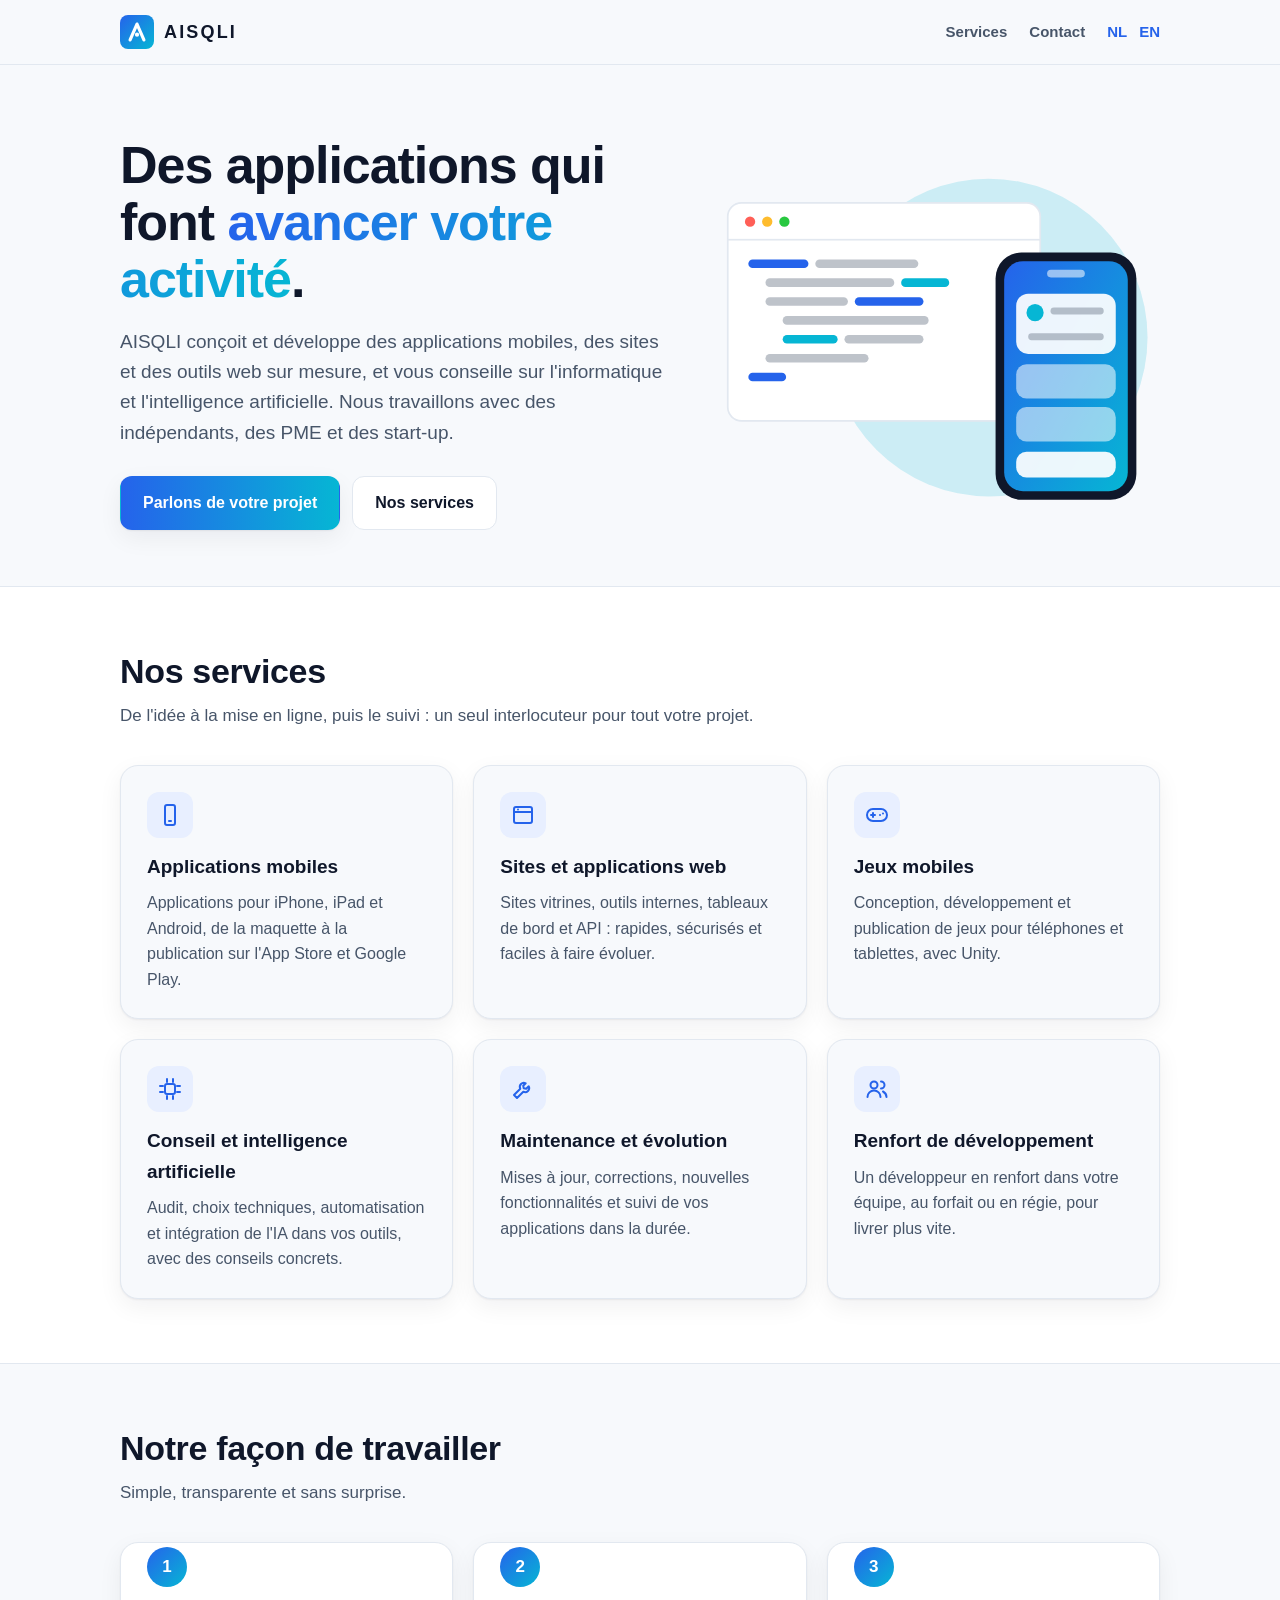
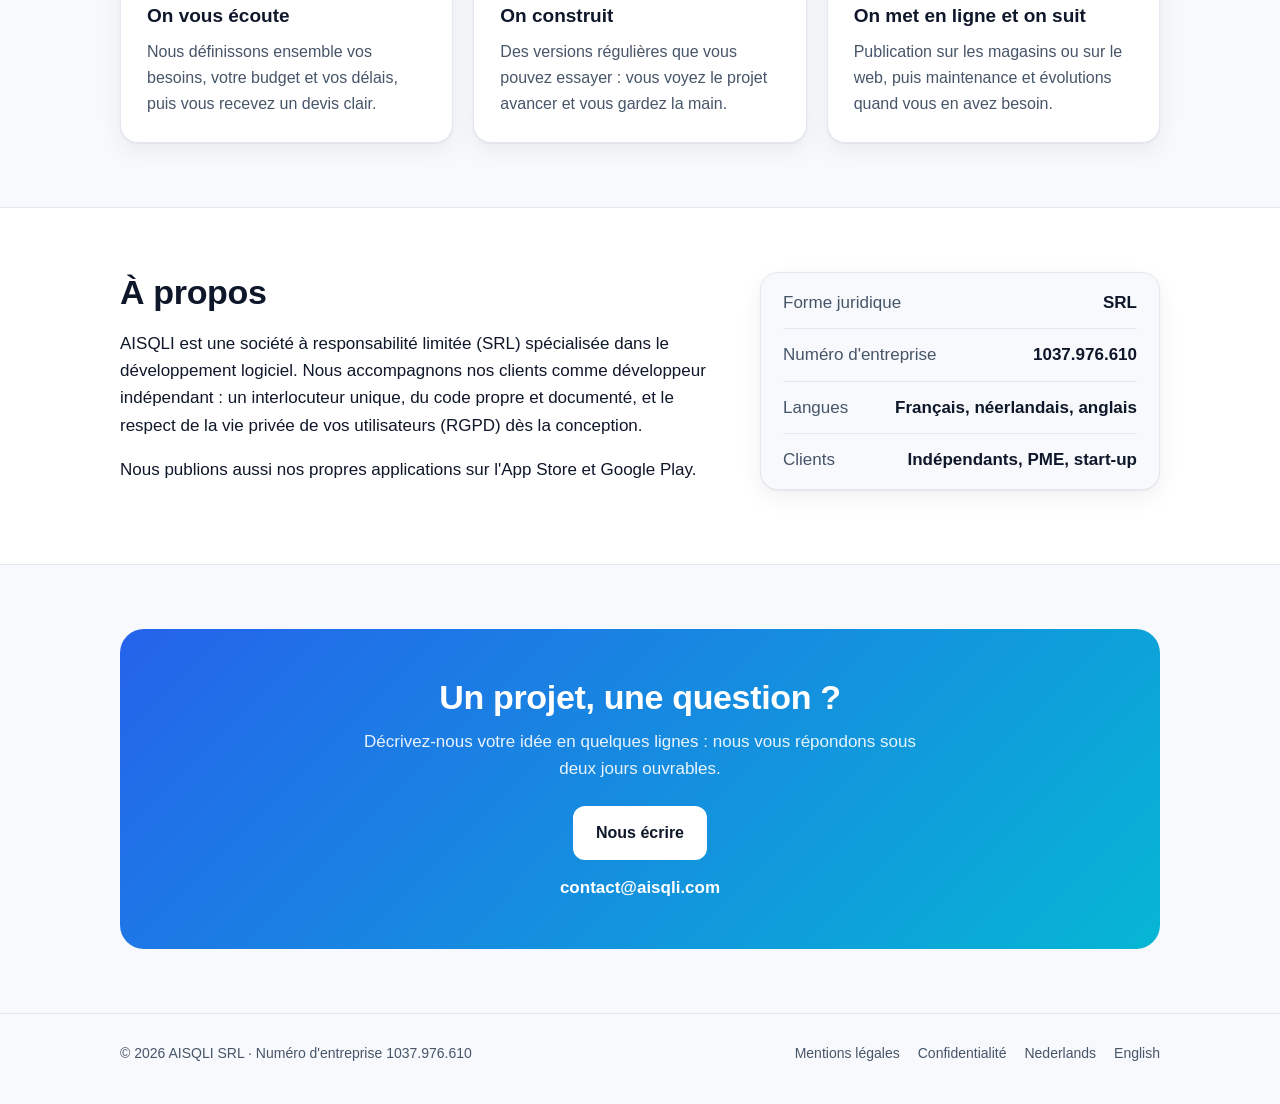
<file: index.html>
<!doctype html>
<html lang="fr">
<head>
  <meta charset="utf-8">
  <meta name="viewport" content="width=device-width, initial-scale=1">
  <meta http-equiv="Content-Security-Policy" content="default-src 'none'; img-src 'self'; style-src 'self'; base-uri 'none'; form-action 'none'">
  <meta name="referrer" content="no-referrer">
  <title>AISQLI · Développement d'applications et conseil informatique</title>
  <meta name="description" content="AISQLI SRL conçoit et développe des applications mobiles, des sites et des outils web sur mesure, et conseille les entreprises en informatique et en intelligence artificielle.">
  <link rel="icon" type="image/svg+xml" href="img/logo.svg">
  <link rel="apple-touch-icon" href="img/apple-touch-icon.png">
  <link rel="alternate" hreflang="fr" href="./">
  <link rel="alternate" hreflang="nl" href="nl/">
  <link rel="alternate" hreflang="en" href="en/">
  <link rel="stylesheet" href="style.css">
</head>
<body>
  <header class="top">
    <div class="wrap">
      <a class="brand" href="./"><img src="img/logo.svg" alt="">AISQLI</a>
      <nav class="nav">
        <a class="hide-sm" href="#services">Services</a>
        <a href="#contact">Contact</a>
        <a class="lang" href="nl/" hreflang="nl" lang="nl">NL</a>
        <a class="lang" href="en/" hreflang="en" lang="en">EN</a>
      </nav>
    </div>
  </header>

  <main>
    <section class="hero">
      <div class="wrap">
        <div>
          <h1>Des applications qui font <span class="grad">avancer votre activité</span>.</h1>
          <p class="lead">AISQLI conçoit et développe des applications mobiles, des sites et des outils web sur mesure, et vous
            conseille sur l'informatique et l'intelligence artificielle. Nous travaillons avec des indépendants, des PME et
            des start-up.</p>
          <div class="actions">
            <a class="btn primary" href="mailto:contact@aisqli.com">Parlons de votre projet</a>
            <a class="btn ghost" href="#services">Nos services</a>
          </div>
        </div>
        <svg class="art" viewBox="0 0 520 420" role="img" aria-label="Une fenêtre de code et un téléphone">
          <defs>
            <linearGradient id="screen" x1="0" y1="0" x2="1" y2="1">
              <stop offset="0" stop-color="#2563EB"/>
              <stop offset="1" stop-color="#06B6D4"/>
            </linearGradient>
          </defs>
          <circle class="glow" cx="320" cy="215" r="185"/>
          <rect class="window" x="16" y="58" width="364" height="254" rx="16"/>
          <circle class="dot1" cx="42" cy="80" r="6"/>
          <circle class="dot2" cx="62" cy="80" r="6"/>
          <circle class="dot3" cx="82" cy="80" r="6"/>
          <rect class="bar" x="16" y="100" width="364" height="2"/>
          <rect class="code-a" x="40" y="124" width="70" height="10" rx="5"/>
          <rect class="code-c" x="118" y="124" width="120" height="10" rx="5"/>
          <rect class="code-c" x="60" y="146" width="150" height="10" rx="5"/>
          <rect class="code-b" x="218" y="146" width="56" height="10" rx="5"/>
          <rect class="code-c" x="60" y="168" width="96" height="10" rx="5"/>
          <rect class="code-a" x="164" y="168" width="80" height="10" rx="5"/>
          <rect class="code-c" x="80" y="190" width="170" height="10" rx="5"/>
          <rect class="code-b" x="80" y="212" width="64" height="10" rx="5"/>
          <rect class="code-c" x="152" y="212" width="92" height="10" rx="5"/>
          <rect class="code-c" x="60" y="234" width="120" height="10" rx="5"/>
          <rect class="code-a" x="40" y="256" width="44" height="10" rx="5"/>
          <rect class="phone" x="328" y="116" width="164" height="288" rx="30"/>
          <rect class="screen" x="338" y="126" width="144" height="268" rx="22"/>
          <rect class="chip" x="388" y="136" width="44" height="9" rx="4.5"/>
          <rect class="card" x="352" y="164" width="116" height="70" rx="14"/>
          <circle class="code-b" cx="374" cy="186" r="10"/>
          <rect class="code-c" x="392" y="180" width="62" height="8" rx="4"/>
          <rect class="code-c" x="366" y="210" width="88" height="8" rx="4"/>
          <rect class="chip" x="352" y="246" width="116" height="40" rx="12"/>
          <rect class="chip" x="352" y="296" width="116" height="40" rx="12"/>
          <rect class="card" x="352" y="348" width="116" height="30" rx="12"/>
        </svg>
      </div>
    </section>

    <section id="services" class="alt">
      <div class="wrap">
        <h2>Nos services</h2>
        <p class="sub">De l'idée à la mise en ligne, puis le suivi : un seul interlocuteur pour tout votre projet.</p>
        <div class="grid three">
          <article class="card">
            <div class="icon"><svg viewBox="0 0 24 24" aria-hidden="true"><rect x="7" y="2" width="10" height="20" rx="2"/><path d="M11 18h2"/></svg></div>
            <h3>Applications mobiles</h3>
            <p>Applications pour iPhone, iPad et Android, de la maquette à la publication sur l'App Store et Google Play.</p>
          </article>
          <article class="card">
            <div class="icon"><svg viewBox="0 0 24 24" aria-hidden="true"><rect x="3" y="4" width="18" height="16" rx="2"/><path d="M3 9h18"/><path d="M7 6.5h.01"/></svg></div>
            <h3>Sites et applications web</h3>
            <p>Sites vitrines, outils internes, tableaux de bord et API : rapides, sécurisés et faciles à faire évoluer.</p>
          </article>
          <article class="card">
            <div class="icon"><svg viewBox="0 0 24 24" aria-hidden="true"><rect x="2" y="6" width="20" height="12" rx="6"/><path d="M6 12h4M8 10v4"/><path d="M15 12h.01M18 10.5h.01"/></svg></div>
            <h3>Jeux mobiles</h3>
            <p>Conception, développement et publication de jeux pour téléphones et tablettes, avec Unity.</p>
          </article>
          <article class="card">
            <div class="icon"><svg viewBox="0 0 24 24" aria-hidden="true"><rect x="7" y="7" width="10" height="10" rx="2"/><path d="M9 2v3M15 2v3M9 19v3M15 19v3M2 9h3M2 15h3M19 9h3M19 15h3"/></svg></div>
            <h3>Conseil et intelligence artificielle</h3>
            <p>Audit, choix techniques, automatisation et intégration de l'IA dans vos outils, avec des conseils concrets.</p>
          </article>
          <article class="card">
            <div class="icon"><svg viewBox="0 0 24 24" aria-hidden="true"><path d="M14.7 6.3a4 4 0 0 0-5.4 5.4L3 18l3 3 6.3-6.3a4 4 0 0 0 5.4-5.4l-2.5 2.5-2.5-.5-.5-2.5z"/></svg></div>
            <h3>Maintenance et évolution</h3>
            <p>Mises à jour, corrections, nouvelles fonctionnalités et suivi de vos applications dans la durée.</p>
          </article>
          <article class="card">
            <div class="icon"><svg viewBox="0 0 24 24" aria-hidden="true"><circle cx="9" cy="8" r="3.5"/><path d="M2.5 20a6.5 6.5 0 0 1 13 0"/><path d="M16 4.5a3.5 3.5 0 0 1 0 7"/><path d="M18 14.5a6.5 6.5 0 0 1 3.5 5.5"/></svg></div>
            <h3>Renfort de développement</h3>
            <p>Un développeur en renfort dans votre équipe, au forfait ou en régie, pour livrer plus vite.</p>
          </article>
        </div>
      </div>
    </section>

    <section id="methode">
      <div class="wrap">
        <h2>Notre façon de travailler</h2>
        <p class="sub">Simple, transparente et sans surprise.</p>
        <div class="grid three steps">
          <article class="card step">
            <div class="num">1</div>
            <h3>On vous écoute</h3>
            <p>Nous définissons ensemble vos besoins, votre budget et vos délais, puis vous recevez un devis clair.</p>
          </article>
          <article class="card step">
            <div class="num">2</div>
            <h3>On construit</h3>
            <p>Des versions régulières que vous pouvez essayer : vous voyez le projet avancer et vous gardez la main.</p>
          </article>
          <article class="card step">
            <div class="num">3</div>
            <h3>On met en ligne et on suit</h3>
            <p>Publication sur les magasins ou sur le web, puis maintenance et évolutions quand vous en avez besoin.</p>
          </article>
        </div>
      </div>
    </section>

    <section id="a-propos" class="alt">
      <div class="wrap about">
        <div>
          <h2>À propos</h2>
          <p>AISQLI est une société à responsabilité limitée (SRL) spécialisée dans le développement
            logiciel. Nous accompagnons nos clients comme développeur indépendant : un interlocuteur unique, du code propre
            et documenté, et le respect de la vie privée de vos utilisateurs (RGPD) dès la conception.</p>
          <p>Nous publions aussi nos propres applications sur l'App Store et Google Play.</p>
        </div>
        <ul class="facts card">
          <li><span>Forme juridique</span><span>SRL</span></li>
          <li><span>Numéro d'entreprise</span><span>1037.976.610</span></li>
          <li><span>Langues</span><span>Français, néerlandais, anglais</span></li>
          <li><span>Clients</span><span>Indépendants, PME, start-up</span></li>
        </ul>
      </div>
    </section>

    <section id="contact">
      <div class="wrap">
        <div class="contact">
          <h2>Un projet, une question ?</h2>
          <p>Décrivez-nous votre idée en quelques lignes : nous vous répondons sous deux jours ouvrables.</p>
          <a class="btn" href="mailto:contact@aisqli.com">Nous écrire</a>
          <a class="mail" href="mailto:contact@aisqli.com">contact@aisqli.com</a>
        </div>
      </div>
    </section>
  </main>

  <footer class="foot">
    <div class="wrap">
      <span>© 2026 AISQLI SRL · Numéro d'entreprise 1037.976.610</span>
      <nav>
        <a href="mentions-legales.html">Mentions légales</a>
        <a href="confidentialite.html">Confidentialité</a>
        <a href="nl/" hreflang="nl" lang="nl">Nederlands</a>
        <a href="en/" hreflang="en" lang="en">English</a>
      </nav>
    </div>
  </footer>
</body>
</html>
</file>
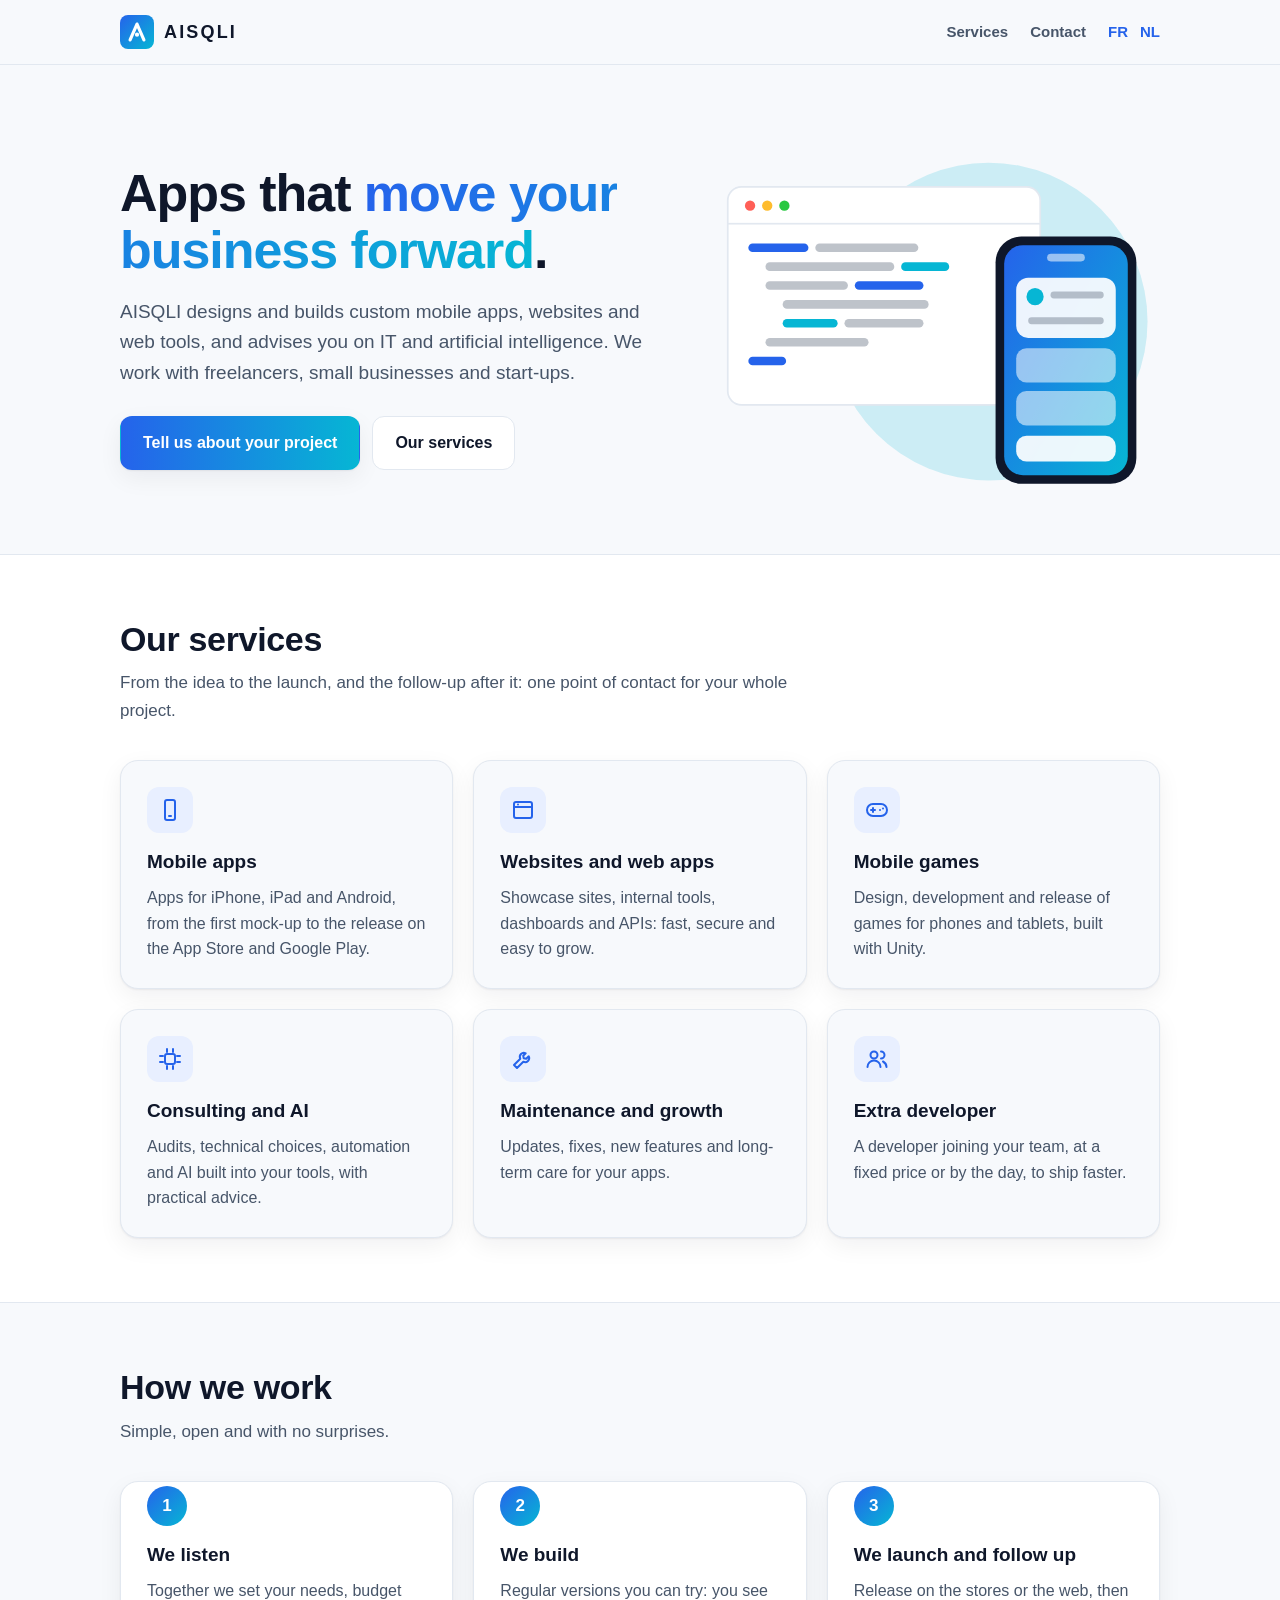
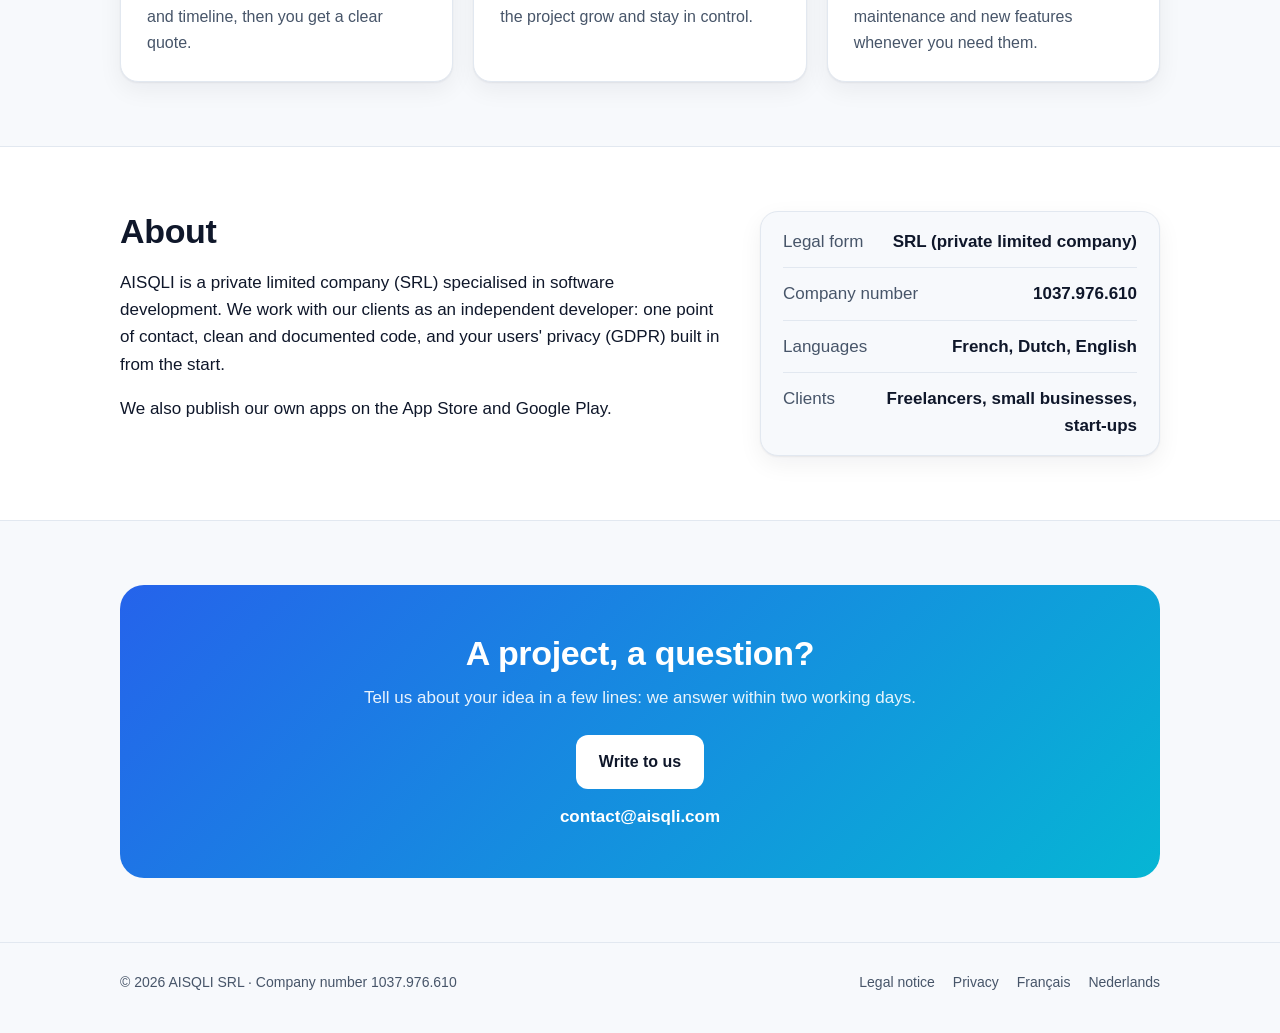
<file: en/index.html>
<!doctype html>
<html lang="en">
<head>
  <meta charset="utf-8">
  <meta name="viewport" content="width=device-width, initial-scale=1">
  <meta http-equiv="Content-Security-Policy" content="default-src 'none'; img-src 'self'; style-src 'self'; base-uri 'none'; form-action 'none'">
  <meta name="referrer" content="no-referrer">
  <title>AISQLI · App development and IT consulting</title>
  <meta name="description" content="AISQLI SRL designs and builds custom mobile apps, websites and web tools, and advises businesses on IT and artificial intelligence.">
  <link rel="icon" type="image/svg+xml" href="../img/logo.svg">
  <link rel="apple-touch-icon" href="../img/apple-touch-icon.png">
  <link rel="alternate" hreflang="fr" href="../">
  <link rel="alternate" hreflang="nl" href="../nl/">
  <link rel="alternate" hreflang="en" href="./">
  <link rel="stylesheet" href="../style.css">
</head>
<body>
  <header class="top">
    <div class="wrap">
      <a class="brand" href="./"><img src="../img/logo.svg" alt="">AISQLI</a>
      <nav class="nav">
        <a class="hide-sm" href="#services">Services</a>
        <a href="#contact">Contact</a>
        <a class="lang" href="../" hreflang="fr" lang="fr">FR</a>
        <a class="lang" href="../nl/" hreflang="nl" lang="nl">NL</a>
      </nav>
    </div>
  </header>

  <main>
    <section class="hero">
      <div class="wrap">
        <div>
          <h1>Apps that <span class="grad">move your business forward</span>.</h1>
          <p class="lead">AISQLI designs and builds custom mobile apps, websites and web tools, and advises you on IT and
            artificial intelligence. We work with freelancers, small businesses and start-ups.</p>
          <div class="actions">
            <a class="btn primary" href="mailto:contact@aisqli.com">Tell us about your project</a>
            <a class="btn ghost" href="#services">Our services</a>
          </div>
        </div>
        <svg class="art" viewBox="0 0 520 420" role="img" aria-label="A code window and a phone">
          <defs>
            <linearGradient id="screen" x1="0" y1="0" x2="1" y2="1">
              <stop offset="0" stop-color="#2563EB"/>
              <stop offset="1" stop-color="#06B6D4"/>
            </linearGradient>
          </defs>
          <circle class="glow" cx="320" cy="215" r="185"/>
          <rect class="window" x="16" y="58" width="364" height="254" rx="16"/>
          <circle class="dot1" cx="42" cy="80" r="6"/>
          <circle class="dot2" cx="62" cy="80" r="6"/>
          <circle class="dot3" cx="82" cy="80" r="6"/>
          <rect class="bar" x="16" y="100" width="364" height="2"/>
          <rect class="code-a" x="40" y="124" width="70" height="10" rx="5"/>
          <rect class="code-c" x="118" y="124" width="120" height="10" rx="5"/>
          <rect class="code-c" x="60" y="146" width="150" height="10" rx="5"/>
          <rect class="code-b" x="218" y="146" width="56" height="10" rx="5"/>
          <rect class="code-c" x="60" y="168" width="96" height="10" rx="5"/>
          <rect class="code-a" x="164" y="168" width="80" height="10" rx="5"/>
          <rect class="code-c" x="80" y="190" width="170" height="10" rx="5"/>
          <rect class="code-b" x="80" y="212" width="64" height="10" rx="5"/>
          <rect class="code-c" x="152" y="212" width="92" height="10" rx="5"/>
          <rect class="code-c" x="60" y="234" width="120" height="10" rx="5"/>
          <rect class="code-a" x="40" y="256" width="44" height="10" rx="5"/>
          <rect class="phone" x="328" y="116" width="164" height="288" rx="30"/>
          <rect class="screen" x="338" y="126" width="144" height="268" rx="22"/>
          <rect class="chip" x="388" y="136" width="44" height="9" rx="4.5"/>
          <rect class="card" x="352" y="164" width="116" height="70" rx="14"/>
          <circle class="code-b" cx="374" cy="186" r="10"/>
          <rect class="code-c" x="392" y="180" width="62" height="8" rx="4"/>
          <rect class="code-c" x="366" y="210" width="88" height="8" rx="4"/>
          <rect class="chip" x="352" y="246" width="116" height="40" rx="12"/>
          <rect class="chip" x="352" y="296" width="116" height="40" rx="12"/>
          <rect class="card" x="352" y="348" width="116" height="30" rx="12"/>
        </svg>
      </div>
    </section>

    <section id="services" class="alt">
      <div class="wrap">
        <h2>Our services</h2>
        <p class="sub">From the idea to the launch, and the follow-up after it: one point of contact for your whole project.</p>
        <div class="grid three">
          <article class="card">
            <div class="icon"><svg viewBox="0 0 24 24" aria-hidden="true"><rect x="7" y="2" width="10" height="20" rx="2"/><path d="M11 18h2"/></svg></div>
            <h3>Mobile apps</h3>
            <p>Apps for iPhone, iPad and Android, from the first mock-up to the release on the App Store and Google Play.</p>
          </article>
          <article class="card">
            <div class="icon"><svg viewBox="0 0 24 24" aria-hidden="true"><rect x="3" y="4" width="18" height="16" rx="2"/><path d="M3 9h18"/><path d="M7 6.5h.01"/></svg></div>
            <h3>Websites and web apps</h3>
            <p>Showcase sites, internal tools, dashboards and APIs: fast, secure and easy to grow.</p>
          </article>
          <article class="card">
            <div class="icon"><svg viewBox="0 0 24 24" aria-hidden="true"><rect x="2" y="6" width="20" height="12" rx="6"/><path d="M6 12h4M8 10v4"/><path d="M15 12h.01M18 10.5h.01"/></svg></div>
            <h3>Mobile games</h3>
            <p>Design, development and release of games for phones and tablets, built with Unity.</p>
          </article>
          <article class="card">
            <div class="icon"><svg viewBox="0 0 24 24" aria-hidden="true"><rect x="7" y="7" width="10" height="10" rx="2"/><path d="M9 2v3M15 2v3M9 19v3M15 19v3M2 9h3M2 15h3M19 9h3M19 15h3"/></svg></div>
            <h3>Consulting and AI</h3>
            <p>Audits, technical choices, automation and AI built into your tools, with practical advice.</p>
          </article>
          <article class="card">
            <div class="icon"><svg viewBox="0 0 24 24" aria-hidden="true"><path d="M14.7 6.3a4 4 0 0 0-5.4 5.4L3 18l3 3 6.3-6.3a4 4 0 0 0 5.4-5.4l-2.5 2.5-2.5-.5-.5-2.5z"/></svg></div>
            <h3>Maintenance and growth</h3>
            <p>Updates, fixes, new features and long-term care for your apps.</p>
          </article>
          <article class="card">
            <div class="icon"><svg viewBox="0 0 24 24" aria-hidden="true"><circle cx="9" cy="8" r="3.5"/><path d="M2.5 20a6.5 6.5 0 0 1 13 0"/><path d="M16 4.5a3.5 3.5 0 0 1 0 7"/><path d="M18 14.5a6.5 6.5 0 0 1 3.5 5.5"/></svg></div>
            <h3>Extra developer</h3>
            <p>A developer joining your team, at a fixed price or by the day, to ship faster.</p>
          </article>
        </div>
      </div>
    </section>

    <section id="method">
      <div class="wrap">
        <h2>How we work</h2>
        <p class="sub">Simple, open and with no surprises.</p>
        <div class="grid three steps">
          <article class="card step">
            <div class="num">1</div>
            <h3>We listen</h3>
            <p>Together we set your needs, budget and timeline, then you get a clear quote.</p>
          </article>
          <article class="card step">
            <div class="num">2</div>
            <h3>We build</h3>
            <p>Regular versions you can try: you see the project grow and stay in control.</p>
          </article>
          <article class="card step">
            <div class="num">3</div>
            <h3>We launch and follow up</h3>
            <p>Release on the stores or the web, then maintenance and new features whenever you need them.</p>
          </article>
        </div>
      </div>
    </section>

    <section id="about" class="alt">
      <div class="wrap about">
        <div>
          <h2>About</h2>
          <p>AISQLI is a private limited company (SRL) specialised in software development. We work with our
            clients as an independent developer: one point of contact, clean and documented code, and your users' privacy
            (GDPR) built in from the start.</p>
          <p>We also publish our own apps on the App Store and Google Play.</p>
        </div>
        <ul class="facts card">
          <li><span>Legal form</span><span>SRL (private limited company)</span></li>
          <li><span>Company number</span><span>1037.976.610</span></li>
          <li><span>Languages</span><span>French, Dutch, English</span></li>
          <li><span>Clients</span><span>Freelancers, small businesses, start-ups</span></li>
        </ul>
      </div>
    </section>

    <section id="contact">
      <div class="wrap">
        <div class="contact">
          <h2>A project, a question?</h2>
          <p>Tell us about your idea in a few lines: we answer within two working days.</p>
          <a class="btn" href="mailto:contact@aisqli.com">Write to us</a>
          <a class="mail" href="mailto:contact@aisqli.com">contact@aisqli.com</a>
        </div>
      </div>
    </section>
  </main>

  <footer class="foot">
    <div class="wrap">
      <span>© 2026 AISQLI SRL · Company number 1037.976.610</span>
      <nav>
        <a href="legal.html">Legal notice</a>
        <a href="privacy.html">Privacy</a>
        <a href="../" hreflang="fr" lang="fr">Français</a>
        <a href="../nl/" hreflang="nl" lang="nl">Nederlands</a>
      </nav>
    </div>
  </footer>
</body>
</html>
</file>
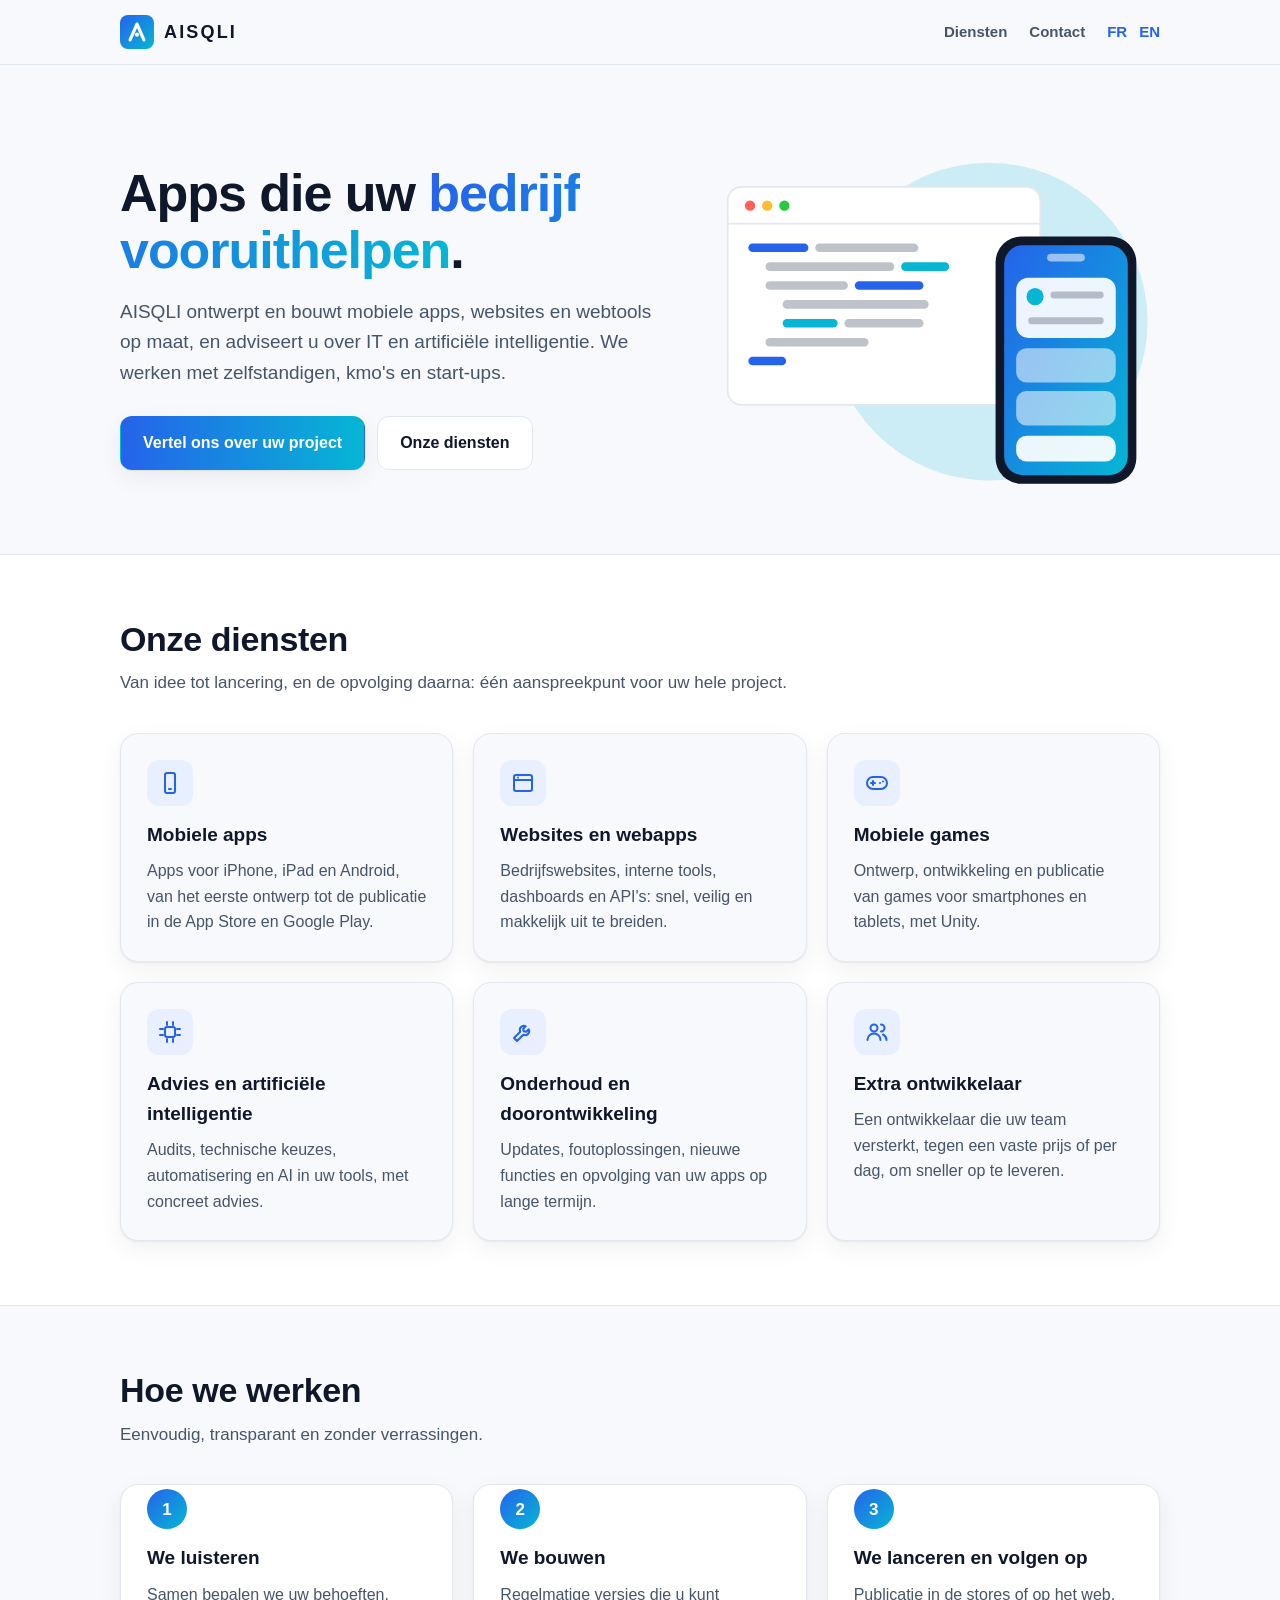
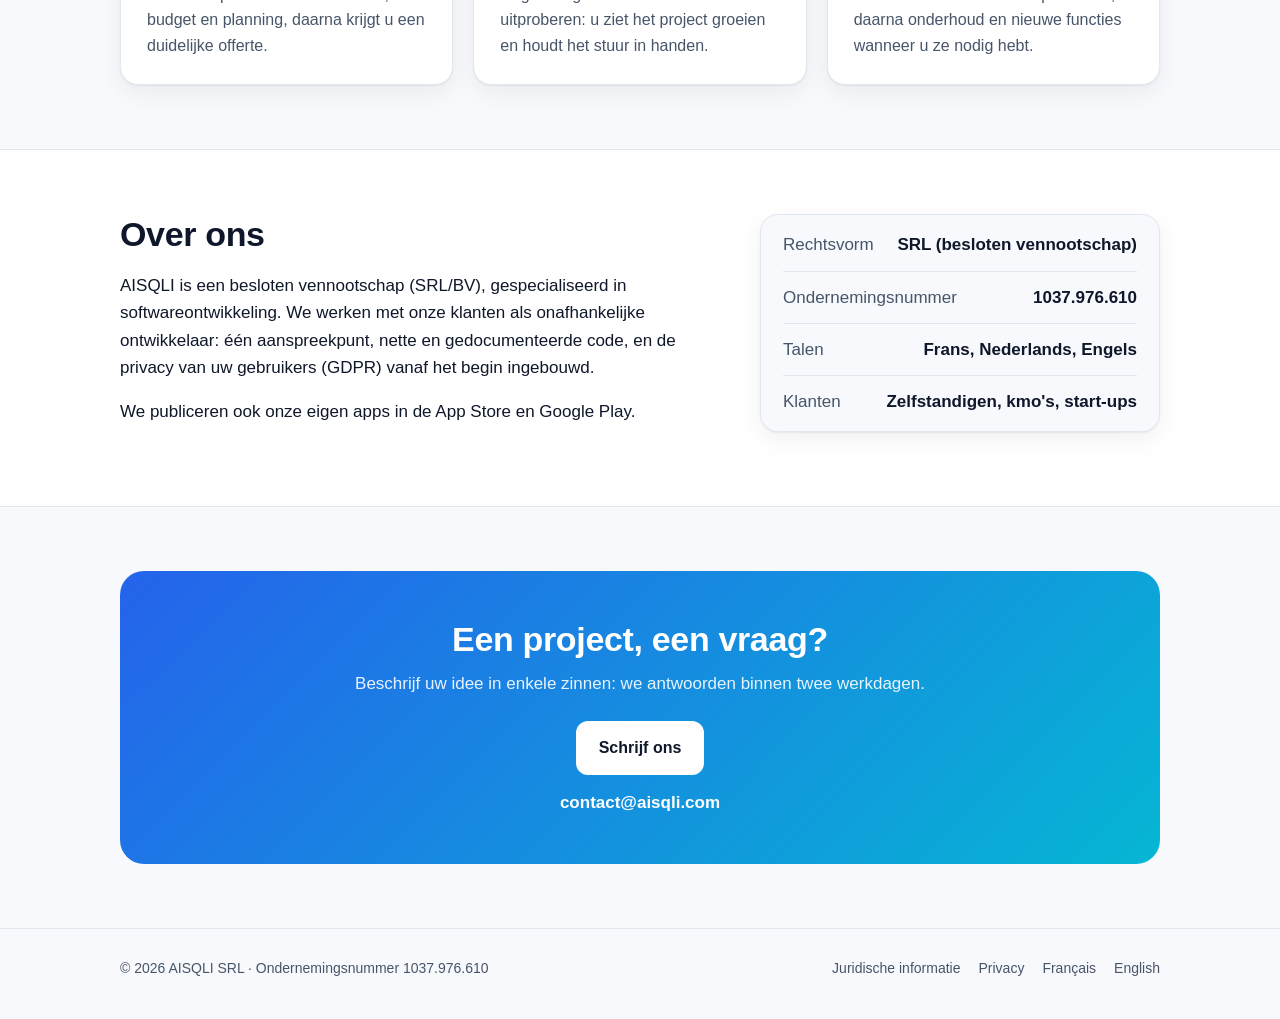
<file: nl/index.html>
<!doctype html>
<html lang="nl">
<head>
  <meta charset="utf-8">
  <meta name="viewport" content="width=device-width, initial-scale=1">
  <meta http-equiv="Content-Security-Policy" content="default-src 'none'; img-src 'self'; style-src 'self'; base-uri 'none'; form-action 'none'">
  <meta name="referrer" content="no-referrer">
  <title>AISQLI · App-ontwikkeling en IT-advies</title>
  <meta name="description" content="AISQLI SRL ontwerpt en bouwt mobiele apps, websites en webtools op maat, en adviseert bedrijven over IT en artificiële intelligentie.">
  <link rel="icon" type="image/svg+xml" href="../img/logo.svg">
  <link rel="apple-touch-icon" href="../img/apple-touch-icon.png">
  <link rel="alternate" hreflang="fr" href="../">
  <link rel="alternate" hreflang="nl" href="./">
  <link rel="alternate" hreflang="en" href="../en/">
  <link rel="stylesheet" href="../style.css">
</head>
<body>
  <header class="top">
    <div class="wrap">
      <a class="brand" href="./"><img src="../img/logo.svg" alt="">AISQLI</a>
      <nav class="nav">
        <a class="hide-sm" href="#diensten">Diensten</a>
        <a href="#contact">Contact</a>
        <a class="lang" href="../" hreflang="fr" lang="fr">FR</a>
        <a class="lang" href="../en/" hreflang="en" lang="en">EN</a>
      </nav>
    </div>
  </header>

  <main>
    <section class="hero">
      <div class="wrap">
        <div>
          <h1>Apps die uw <span class="grad">bedrijf vooruithelpen</span>.</h1>
          <p class="lead">AISQLI ontwerpt en bouwt mobiele apps, websites en webtools op maat, en adviseert u over IT en
            artificiële intelligentie. We werken met zelfstandigen, kmo's en start-ups.</p>
          <div class="actions">
            <a class="btn primary" href="mailto:contact@aisqli.com">Vertel ons over uw project</a>
            <a class="btn ghost" href="#diensten">Onze diensten</a>
          </div>
        </div>
        <svg class="art" viewBox="0 0 520 420" role="img" aria-label="Een codevenster en een telefoon">
          <defs>
            <linearGradient id="screen" x1="0" y1="0" x2="1" y2="1">
              <stop offset="0" stop-color="#2563EB"/>
              <stop offset="1" stop-color="#06B6D4"/>
            </linearGradient>
          </defs>
          <circle class="glow" cx="320" cy="215" r="185"/>
          <rect class="window" x="16" y="58" width="364" height="254" rx="16"/>
          <circle class="dot1" cx="42" cy="80" r="6"/>
          <circle class="dot2" cx="62" cy="80" r="6"/>
          <circle class="dot3" cx="82" cy="80" r="6"/>
          <rect class="bar" x="16" y="100" width="364" height="2"/>
          <rect class="code-a" x="40" y="124" width="70" height="10" rx="5"/>
          <rect class="code-c" x="118" y="124" width="120" height="10" rx="5"/>
          <rect class="code-c" x="60" y="146" width="150" height="10" rx="5"/>
          <rect class="code-b" x="218" y="146" width="56" height="10" rx="5"/>
          <rect class="code-c" x="60" y="168" width="96" height="10" rx="5"/>
          <rect class="code-a" x="164" y="168" width="80" height="10" rx="5"/>
          <rect class="code-c" x="80" y="190" width="170" height="10" rx="5"/>
          <rect class="code-b" x="80" y="212" width="64" height="10" rx="5"/>
          <rect class="code-c" x="152" y="212" width="92" height="10" rx="5"/>
          <rect class="code-c" x="60" y="234" width="120" height="10" rx="5"/>
          <rect class="code-a" x="40" y="256" width="44" height="10" rx="5"/>
          <rect class="phone" x="328" y="116" width="164" height="288" rx="30"/>
          <rect class="screen" x="338" y="126" width="144" height="268" rx="22"/>
          <rect class="chip" x="388" y="136" width="44" height="9" rx="4.5"/>
          <rect class="card" x="352" y="164" width="116" height="70" rx="14"/>
          <circle class="code-b" cx="374" cy="186" r="10"/>
          <rect class="code-c" x="392" y="180" width="62" height="8" rx="4"/>
          <rect class="code-c" x="366" y="210" width="88" height="8" rx="4"/>
          <rect class="chip" x="352" y="246" width="116" height="40" rx="12"/>
          <rect class="chip" x="352" y="296" width="116" height="40" rx="12"/>
          <rect class="card" x="352" y="348" width="116" height="30" rx="12"/>
        </svg>
      </div>
    </section>

    <section id="diensten" class="alt">
      <div class="wrap">
        <h2>Onze diensten</h2>
        <p class="sub">Van idee tot lancering, en de opvolging daarna: één aanspreekpunt voor uw hele project.</p>
        <div class="grid three">
          <article class="card">
            <div class="icon"><svg viewBox="0 0 24 24" aria-hidden="true"><rect x="7" y="2" width="10" height="20" rx="2"/><path d="M11 18h2"/></svg></div>
            <h3>Mobiele apps</h3>
            <p>Apps voor iPhone, iPad en Android, van het eerste ontwerp tot de publicatie in de App Store en Google Play.</p>
          </article>
          <article class="card">
            <div class="icon"><svg viewBox="0 0 24 24" aria-hidden="true"><rect x="3" y="4" width="18" height="16" rx="2"/><path d="M3 9h18"/><path d="M7 6.5h.01"/></svg></div>
            <h3>Websites en webapps</h3>
            <p>Bedrijfswebsites, interne tools, dashboards en API's: snel, veilig en makkelijk uit te breiden.</p>
          </article>
          <article class="card">
            <div class="icon"><svg viewBox="0 0 24 24" aria-hidden="true"><rect x="2" y="6" width="20" height="12" rx="6"/><path d="M6 12h4M8 10v4"/><path d="M15 12h.01M18 10.5h.01"/></svg></div>
            <h3>Mobiele games</h3>
            <p>Ontwerp, ontwikkeling en publicatie van games voor smartphones en tablets, met Unity.</p>
          </article>
          <article class="card">
            <div class="icon"><svg viewBox="0 0 24 24" aria-hidden="true"><rect x="7" y="7" width="10" height="10" rx="2"/><path d="M9 2v3M15 2v3M9 19v3M15 19v3M2 9h3M2 15h3M19 9h3M19 15h3"/></svg></div>
            <h3>Advies en artificiële intelligentie</h3>
            <p>Audits, technische keuzes, automatisering en AI in uw tools, met concreet advies.</p>
          </article>
          <article class="card">
            <div class="icon"><svg viewBox="0 0 24 24" aria-hidden="true"><path d="M14.7 6.3a4 4 0 0 0-5.4 5.4L3 18l3 3 6.3-6.3a4 4 0 0 0 5.4-5.4l-2.5 2.5-2.5-.5-.5-2.5z"/></svg></div>
            <h3>Onderhoud en doorontwikkeling</h3>
            <p>Updates, foutoplossingen, nieuwe functies en opvolging van uw apps op lange termijn.</p>
          </article>
          <article class="card">
            <div class="icon"><svg viewBox="0 0 24 24" aria-hidden="true"><circle cx="9" cy="8" r="3.5"/><path d="M2.5 20a6.5 6.5 0 0 1 13 0"/><path d="M16 4.5a3.5 3.5 0 0 1 0 7"/><path d="M18 14.5a6.5 6.5 0 0 1 3.5 5.5"/></svg></div>
            <h3>Extra ontwikkelaar</h3>
            <p>Een ontwikkelaar die uw team versterkt, tegen een vaste prijs of per dag, om sneller op te leveren.</p>
          </article>
        </div>
      </div>
    </section>

    <section id="werkwijze">
      <div class="wrap">
        <h2>Hoe we werken</h2>
        <p class="sub">Eenvoudig, transparant en zonder verrassingen.</p>
        <div class="grid three steps">
          <article class="card step">
            <div class="num">1</div>
            <h3>We luisteren</h3>
            <p>Samen bepalen we uw behoeften, budget en planning, daarna krijgt u een duidelijke offerte.</p>
          </article>
          <article class="card step">
            <div class="num">2</div>
            <h3>We bouwen</h3>
            <p>Regelmatige versies die u kunt uitproberen: u ziet het project groeien en houdt het stuur in handen.</p>
          </article>
          <article class="card step">
            <div class="num">3</div>
            <h3>We lanceren en volgen op</h3>
            <p>Publicatie in de stores of op het web, daarna onderhoud en nieuwe functies wanneer u ze nodig hebt.</p>
          </article>
        </div>
      </div>
    </section>

    <section id="over-ons" class="alt">
      <div class="wrap about">
        <div>
          <h2>Over ons</h2>
          <p>AISQLI is een besloten vennootschap (SRL/BV), gespecialiseerd in softwareontwikkeling. We
            werken met onze klanten als onafhankelijke ontwikkelaar: één aanspreekpunt, nette en gedocumenteerde code, en de
            privacy van uw gebruikers (GDPR) vanaf het begin ingebouwd.</p>
          <p>We publiceren ook onze eigen apps in de App Store en Google Play.</p>
        </div>
        <ul class="facts card">
          <li><span>Rechtsvorm</span><span>SRL (besloten vennootschap)</span></li>
          <li><span>Ondernemingsnummer</span><span>1037.976.610</span></li>
          <li><span>Talen</span><span>Frans, Nederlands, Engels</span></li>
          <li><span>Klanten</span><span>Zelfstandigen, kmo's, start-ups</span></li>
        </ul>
      </div>
    </section>

    <section id="contact">
      <div class="wrap">
        <div class="contact">
          <h2>Een project, een vraag?</h2>
          <p>Beschrijf uw idee in enkele zinnen: we antwoorden binnen twee werkdagen.</p>
          <a class="btn" href="mailto:contact@aisqli.com">Schrijf ons</a>
          <a class="mail" href="mailto:contact@aisqli.com">contact@aisqli.com</a>
        </div>
      </div>
    </section>
  </main>

  <footer class="foot">
    <div class="wrap">
      <span>© 2026 AISQLI SRL · Ondernemingsnummer 1037.976.610</span>
      <nav>
        <a href="juridisch.html">Juridische informatie</a>
        <a href="privacy.html">Privacy</a>
        <a href="../" hreflang="fr" lang="fr">Français</a>
        <a href="../en/" hreflang="en" lang="en">English</a>
      </nav>
    </div>
  </footer>
</body>
</html>
</file>
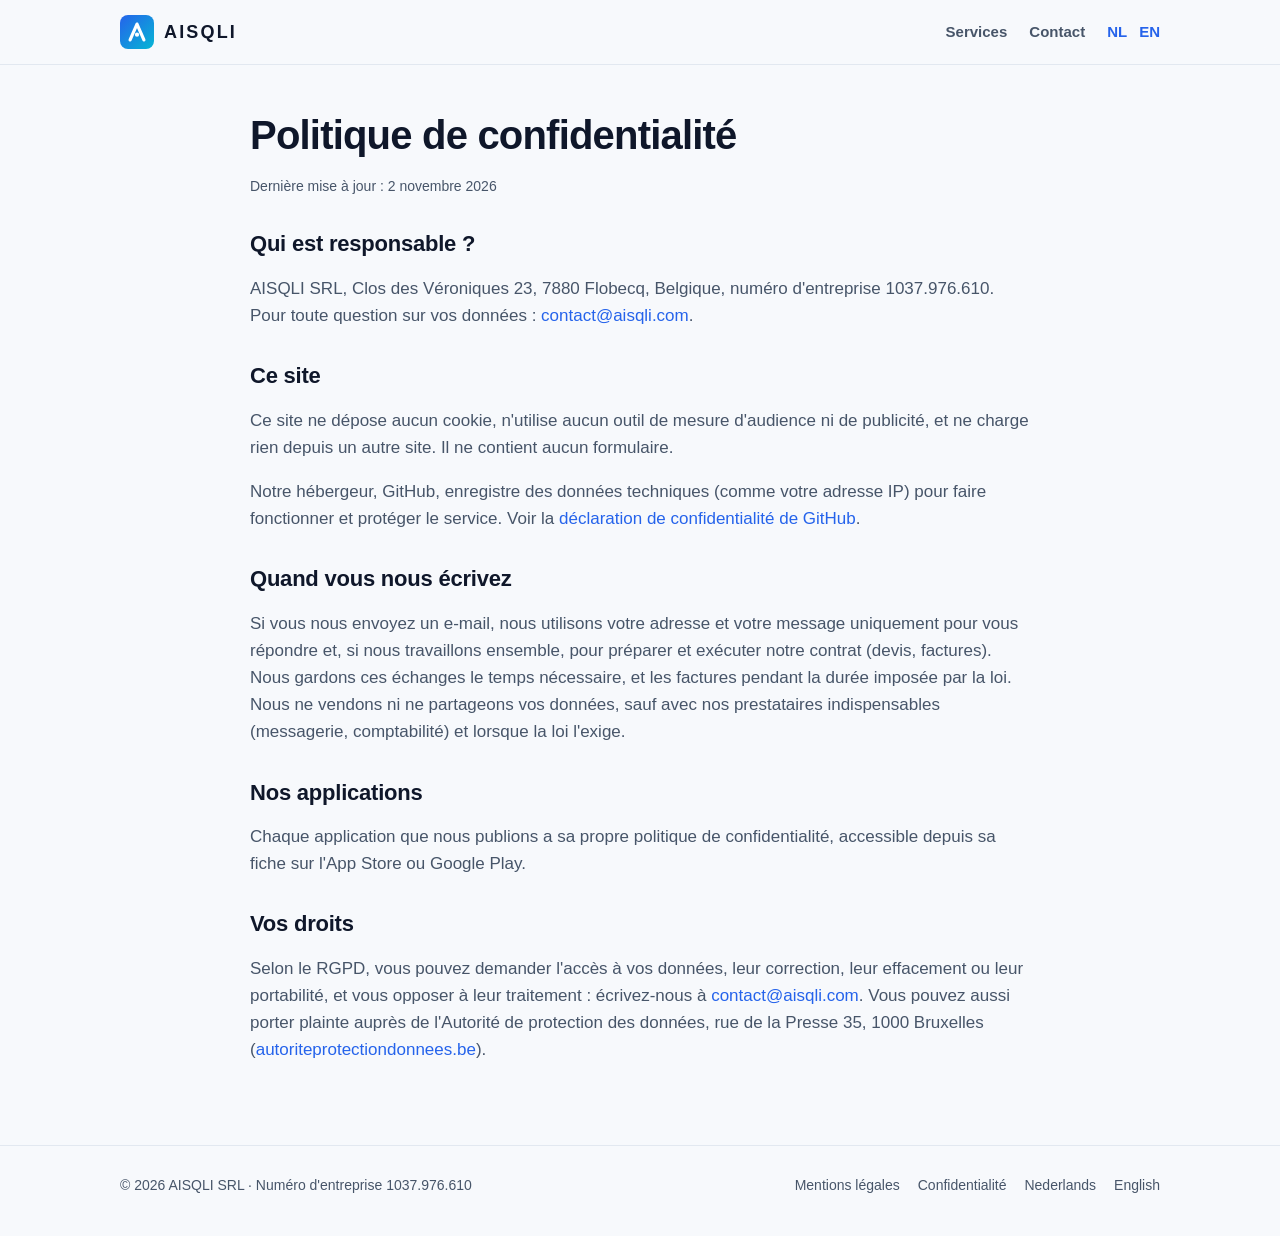
<file: confidentialite.html>
<!doctype html>
<html lang="fr">
<head>
  <meta charset="utf-8">
  <meta name="viewport" content="width=device-width, initial-scale=1">
  <meta http-equiv="Content-Security-Policy" content="default-src 'none'; img-src 'self'; style-src 'self'; base-uri 'none'; form-action 'none'">
  <meta name="referrer" content="no-referrer">
  <title>Confidentialité · AISQLI</title>
  <meta name="description" content="Politique de confidentialité du site d'AISQLI SRL.">
  <link rel="icon" type="image/svg+xml" href="img/logo.svg">
  <link rel="apple-touch-icon" href="img/apple-touch-icon.png">
  <link rel="alternate" hreflang="nl" href="nl/privacy.html">
  <link rel="alternate" hreflang="en" href="en/privacy.html">
  <link rel="stylesheet" href="style.css">
</head>
<body>
  <header class="top">
    <div class="wrap">
      <a class="brand" href="./"><img src="img/logo.svg" alt="">AISQLI</a>
      <nav class="nav">
        <a href="./#services">Services</a>
        <a href="./#contact">Contact</a>
        <a class="lang" href="nl/privacy.html" hreflang="nl" lang="nl">NL</a>
        <a class="lang" href="en/privacy.html" hreflang="en" lang="en">EN</a>
      </nav>
    </div>
  </header>

  <main class="page">
    <div class="wrap">
      <h1>Politique de confidentialité</h1>
      <p class="updated">Dernière mise à jour : 2 novembre 2026</p>

      <h2>Qui est responsable ?</h2>
      <p>AISQLI SRL, Clos des Véroniques 23, 7880 Flobecq, Belgique, numéro d'entreprise
        1037.976.610. Pour toute question sur vos données :
        <a href="mailto:contact@aisqli.com">contact@aisqli.com</a>.</p>

      <h2>Ce site</h2>
      <p>Ce site ne dépose aucun cookie, n'utilise aucun outil de mesure d'audience ni de publicité, et ne charge rien
        depuis un autre site. Il ne contient aucun formulaire.</p>
      <p>Notre hébergeur, GitHub, enregistre des données techniques (comme votre adresse IP) pour faire fonctionner et
        protéger le service. Voir la
        <a href="https://docs.github.com/fr/site-policy/privacy-policies/github-general-privacy-statement">déclaration de
        confidentialité de GitHub</a>.</p>

      <h2>Quand vous nous écrivez</h2>
      <p>Si vous nous envoyez un e-mail, nous utilisons votre adresse et votre message uniquement pour vous répondre et,
        si nous travaillons ensemble, pour préparer et exécuter notre contrat (devis, factures). Nous gardons ces échanges
        le temps nécessaire, et les factures pendant la durée imposée par la loi. Nous ne vendons ni ne partageons vos
        données, sauf avec nos prestataires indispensables (messagerie, comptabilité) et lorsque la loi l'exige.</p>

      <h2>Nos applications</h2>
      <p>Chaque application que nous publions a sa propre politique de confidentialité, accessible depuis sa
        fiche sur l'App Store ou Google Play.</p>

      <h2>Vos droits</h2>
      <p>Selon le RGPD, vous pouvez demander l'accès à vos données, leur correction, leur effacement ou leur
        portabilité, et vous opposer à leur traitement : écrivez-nous à
        <a href="mailto:contact@aisqli.com">contact@aisqli.com</a>. Vous pouvez aussi porter plainte auprès de l'Autorité
        de protection des données, rue de la Presse 35, 1000 Bruxelles
        (<a href="https://www.autoriteprotectiondonnees.be">autoriteprotectiondonnees.be</a>).</p>
    </div>
  </main>

  <footer class="foot">
    <div class="wrap">
      <span>© 2026 AISQLI SRL · Numéro d'entreprise 1037.976.610</span>
      <nav>
        <a href="mentions-legales.html">Mentions légales</a>
        <a href="confidentialite.html">Confidentialité</a>
        <a href="nl/privacy.html" hreflang="nl" lang="nl">Nederlands</a>
        <a href="en/privacy.html" hreflang="en" lang="en">English</a>
      </nav>
    </div>
  </footer>
</body>
</html>
</file>
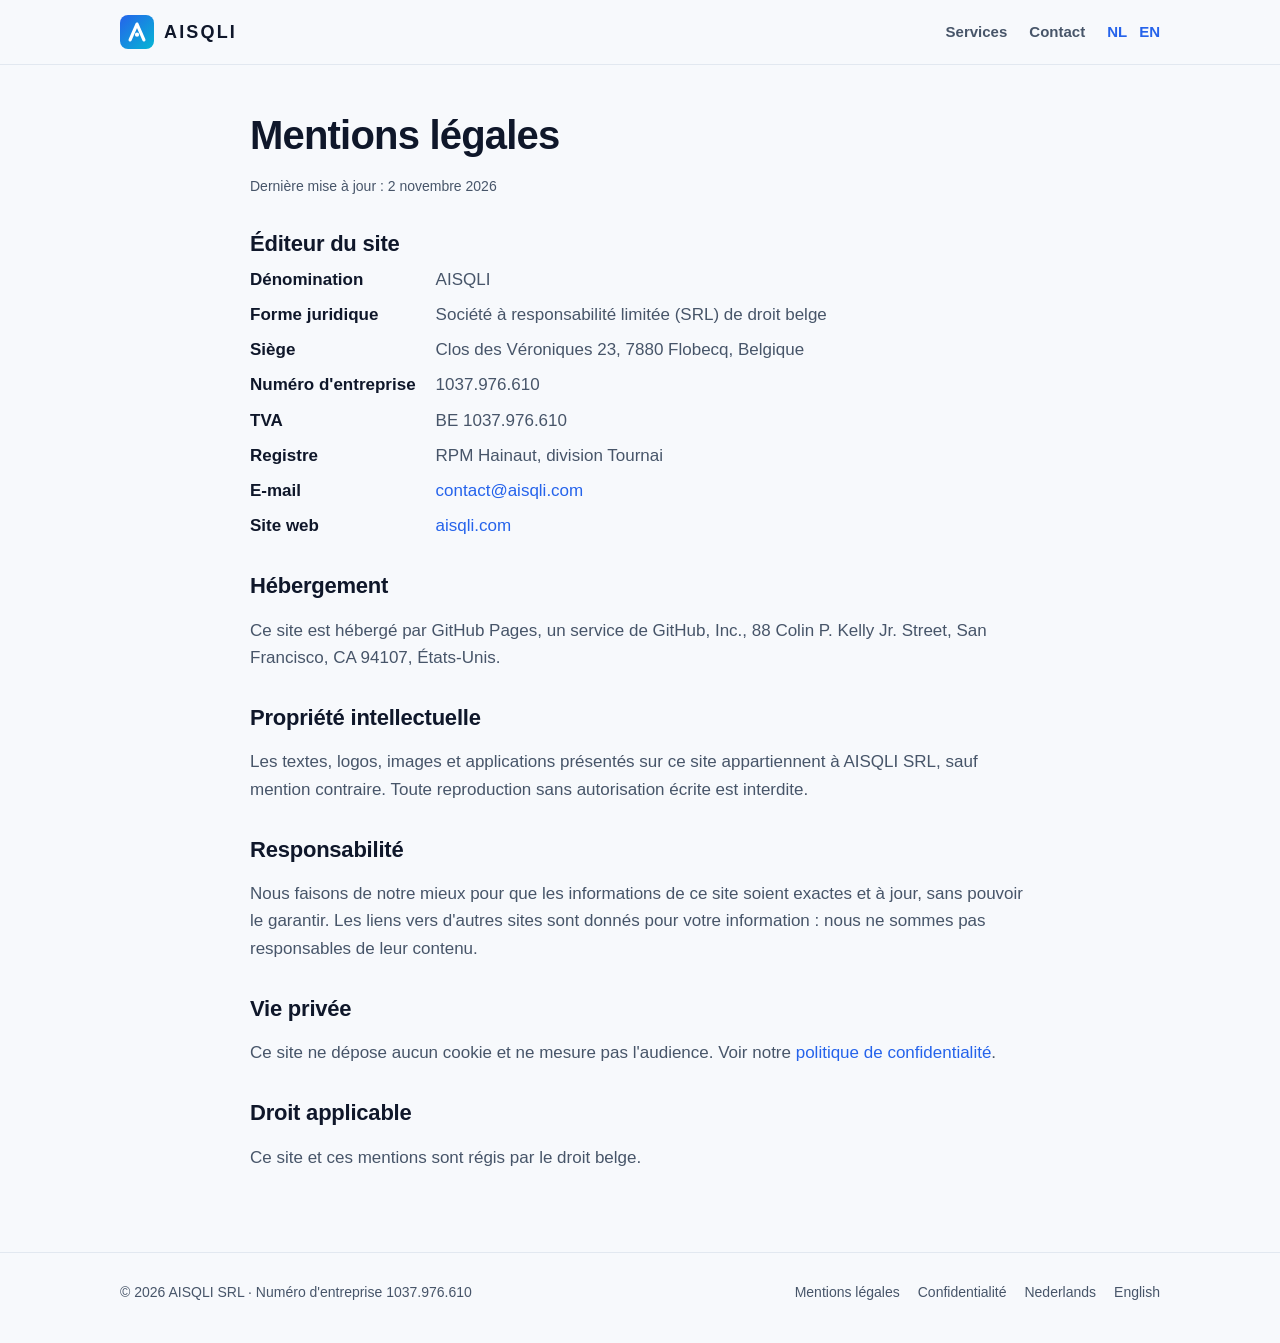
<file: mentions-legales.html>
<!doctype html>
<html lang="fr">
<head>
  <meta charset="utf-8">
  <meta name="viewport" content="width=device-width, initial-scale=1">
  <meta http-equiv="Content-Security-Policy" content="default-src 'none'; img-src 'self'; style-src 'self'; base-uri 'none'; form-action 'none'">
  <meta name="referrer" content="no-referrer">
  <title>Mentions légales · AISQLI</title>
  <meta name="description" content="Mentions légales du site d'AISQLI SRL.">
  <link rel="icon" type="image/svg+xml" href="img/logo.svg">
  <link rel="apple-touch-icon" href="img/apple-touch-icon.png">
  <link rel="alternate" hreflang="nl" href="nl/juridisch.html">
  <link rel="alternate" hreflang="en" href="en/legal.html">
  <link rel="stylesheet" href="style.css">
</head>
<body>
  <header class="top">
    <div class="wrap">
      <a class="brand" href="./"><img src="img/logo.svg" alt="">AISQLI</a>
      <nav class="nav">
        <a href="./#services">Services</a>
        <a href="./#contact">Contact</a>
        <a class="lang" href="nl/juridisch.html" hreflang="nl" lang="nl">NL</a>
        <a class="lang" href="en/legal.html" hreflang="en" lang="en">EN</a>
      </nav>
    </div>
  </header>

  <main class="page">
    <div class="wrap">
      <h1>Mentions légales</h1>
      <p class="updated">Dernière mise à jour : 2 novembre 2026</p>

      <h2>Éditeur du site</h2>
      <dl>
        <dt>Dénomination</dt><dd>AISQLI</dd>
        <dt>Forme juridique</dt><dd>Société à responsabilité limitée (SRL) de droit belge</dd>
        <dt>Siège</dt><dd>Clos des Véroniques 23, 7880 Flobecq, Belgique</dd>
        <dt>Numéro d'entreprise</dt><dd>1037.976.610</dd>
        <dt>TVA</dt><dd>BE 1037.976.610</dd>
        <dt>Registre</dt><dd>RPM Hainaut, division Tournai</dd>
        <dt>E-mail</dt><dd><a href="mailto:contact@aisqli.com">contact@aisqli.com</a></dd>
        <dt>Site web</dt><dd><a href="./">aisqli.com</a></dd>
      </dl>

      <h2>Hébergement</h2>
      <p>Ce site est hébergé par GitHub Pages, un service de GitHub, Inc., 88 Colin P. Kelly Jr. Street, San Francisco,
        CA 94107, États-Unis.</p>

      <h2>Propriété intellectuelle</h2>
      <p>Les textes, logos, images et applications présentés sur ce site appartiennent à AISQLI SRL, sauf mention
        contraire. Toute reproduction sans autorisation écrite est interdite.</p>

      <h2>Responsabilité</h2>
      <p>Nous faisons de notre mieux pour que les informations de ce site soient exactes et à jour, sans pouvoir le
        garantir. Les liens vers d'autres sites sont donnés pour votre information : nous ne sommes pas responsables de
        leur contenu.</p>

      <h2>Vie privée</h2>
      <p>Ce site ne dépose aucun cookie et ne mesure pas l'audience. Voir notre
        <a href="confidentialite.html">politique de confidentialité</a>.</p>

      <h2>Droit applicable</h2>
      <p>Ce site et ces mentions sont régis par le droit belge.</p>
    </div>
  </main>

  <footer class="foot">
    <div class="wrap">
      <span>© 2026 AISQLI SRL · Numéro d'entreprise 1037.976.610</span>
      <nav>
        <a href="mentions-legales.html">Mentions légales</a>
        <a href="confidentialite.html">Confidentialité</a>
        <a href="nl/juridisch.html" hreflang="nl" lang="nl">Nederlands</a>
        <a href="en/legal.html" hreflang="en" lang="en">English</a>
      </nav>
    </div>
  </footer>
</body>
</html>
</file>
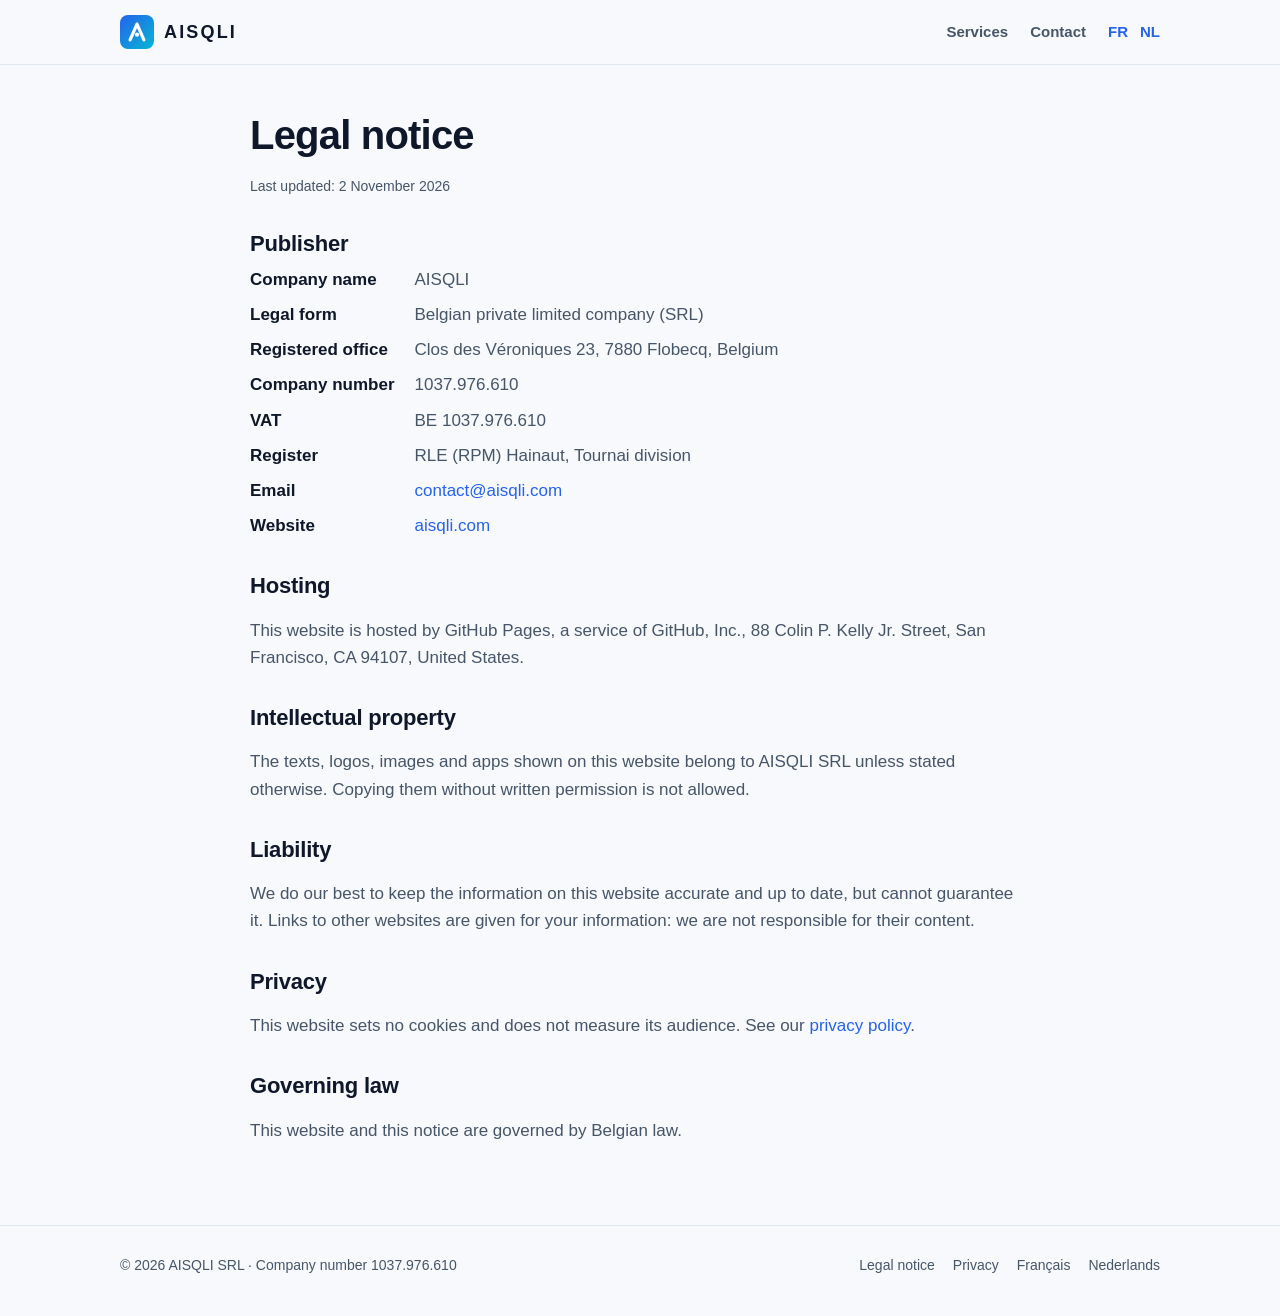
<file: en/legal.html>
<!doctype html>
<html lang="en">
<head>
  <meta charset="utf-8">
  <meta name="viewport" content="width=device-width, initial-scale=1">
  <meta http-equiv="Content-Security-Policy" content="default-src 'none'; img-src 'self'; style-src 'self'; base-uri 'none'; form-action 'none'">
  <meta name="referrer" content="no-referrer">
  <title>Legal notice · AISQLI</title>
  <meta name="description" content="Legal notice of the AISQLI SRL website.">
  <link rel="icon" type="image/svg+xml" href="../img/logo.svg">
  <link rel="apple-touch-icon" href="../img/apple-touch-icon.png">
  <link rel="alternate" hreflang="fr" href="../mentions-legales.html">
  <link rel="alternate" hreflang="nl" href="../nl/juridisch.html">
  <link rel="stylesheet" href="../style.css">
</head>
<body>
  <header class="top">
    <div class="wrap">
      <a class="brand" href="./"><img src="../img/logo.svg" alt="">AISQLI</a>
      <nav class="nav">
        <a href="./#services">Services</a>
        <a href="./#contact">Contact</a>
        <a class="lang" href="../mentions-legales.html" hreflang="fr" lang="fr">FR</a>
        <a class="lang" href="../nl/juridisch.html" hreflang="nl" lang="nl">NL</a>
      </nav>
    </div>
  </header>

  <main class="page">
    <div class="wrap">
      <h1>Legal notice</h1>
      <p class="updated">Last updated: 2 November 2026</p>

      <h2>Publisher</h2>
      <dl>
        <dt>Company name</dt><dd>AISQLI</dd>
        <dt>Legal form</dt><dd>Belgian private limited company (SRL)</dd>
        <dt>Registered office</dt><dd>Clos des Véroniques 23, 7880 Flobecq, Belgium</dd>
        <dt>Company number</dt><dd>1037.976.610</dd>
        <dt>VAT</dt><dd>BE 1037.976.610</dd>
        <dt>Register</dt><dd>RLE (RPM) Hainaut, Tournai division</dd>
        <dt>Email</dt><dd><a href="mailto:contact@aisqli.com">contact@aisqli.com</a></dd>
        <dt>Website</dt><dd><a href="./">aisqli.com</a></dd>
      </dl>

      <h2>Hosting</h2>
      <p>This website is hosted by GitHub Pages, a service of GitHub, Inc., 88 Colin P. Kelly Jr. Street, San Francisco,
        CA 94107, United States.</p>

      <h2>Intellectual property</h2>
      <p>The texts, logos, images and apps shown on this website belong to AISQLI SRL unless stated otherwise. Copying
        them without written permission is not allowed.</p>

      <h2>Liability</h2>
      <p>We do our best to keep the information on this website accurate and up to date, but cannot guarantee it. Links
        to other websites are given for your information: we are not responsible for their content.</p>

      <h2>Privacy</h2>
      <p>This website sets no cookies and does not measure its audience. See our <a href="privacy.html">privacy
        policy</a>.</p>

      <h2>Governing law</h2>
      <p>This website and this notice are governed by Belgian law.</p>
    </div>
  </main>

  <footer class="foot">
    <div class="wrap">
      <span>© 2026 AISQLI SRL · Company number 1037.976.610</span>
      <nav>
        <a href="legal.html">Legal notice</a>
        <a href="privacy.html">Privacy</a>
        <a href="../mentions-legales.html" hreflang="fr" lang="fr">Français</a>
        <a href="../nl/juridisch.html" hreflang="nl" lang="nl">Nederlands</a>
      </nav>
    </div>
  </footer>
</body>
</html>
</file>
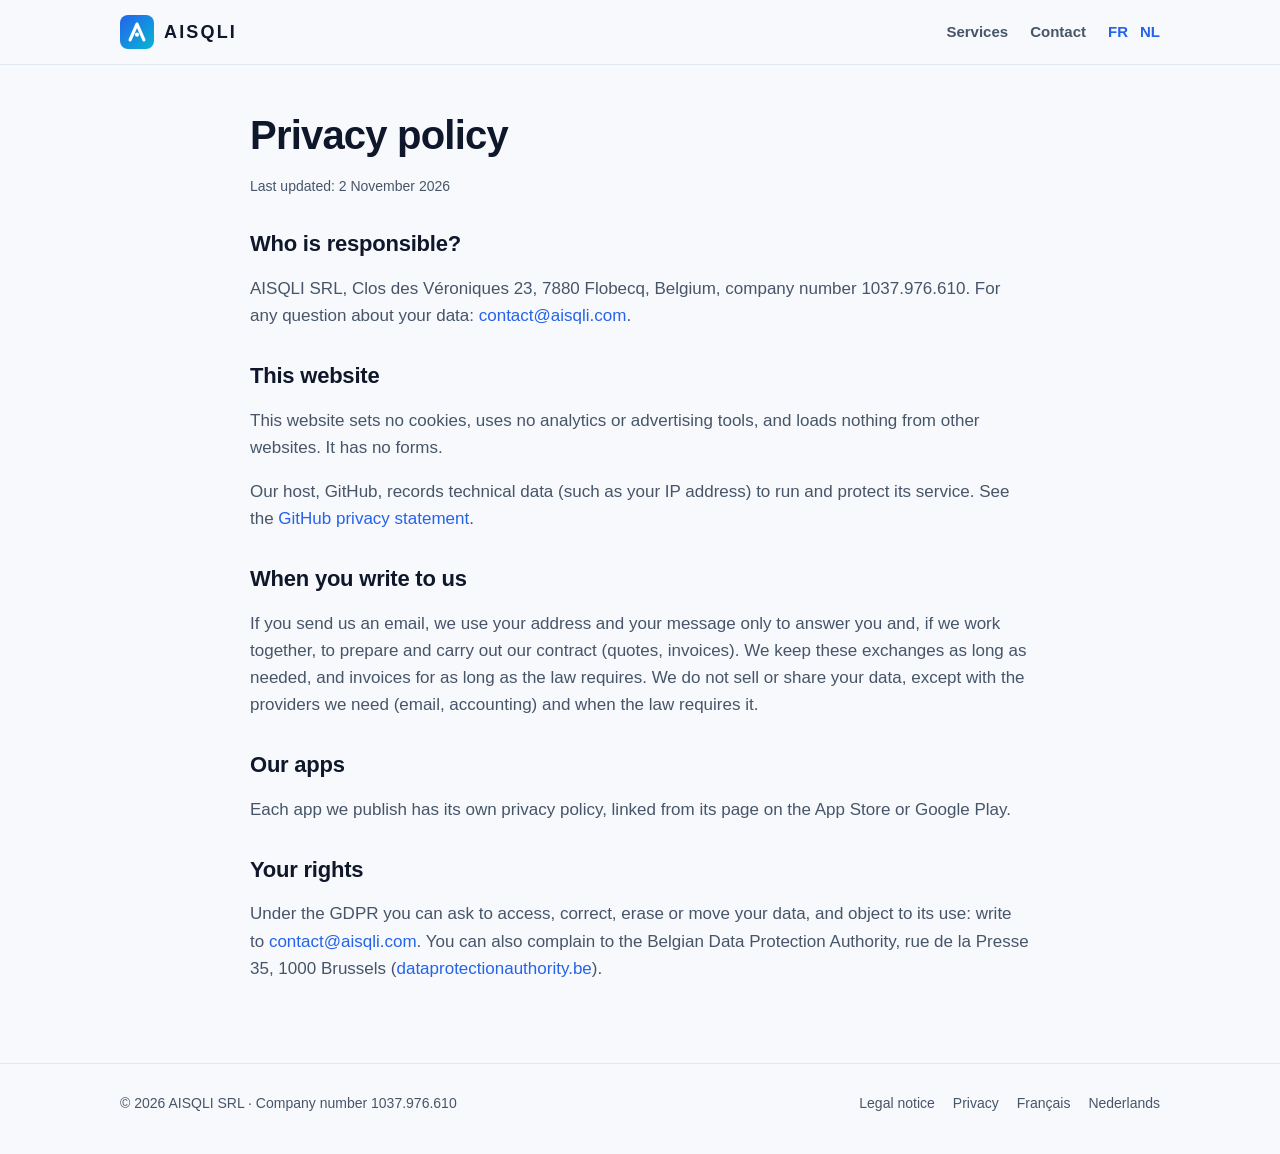
<file: en/privacy.html>
<!doctype html>
<html lang="en">
<head>
  <meta charset="utf-8">
  <meta name="viewport" content="width=device-width, initial-scale=1">
  <meta http-equiv="Content-Security-Policy" content="default-src 'none'; img-src 'self'; style-src 'self'; base-uri 'none'; form-action 'none'">
  <meta name="referrer" content="no-referrer">
  <title>Privacy · AISQLI</title>
  <meta name="description" content="Privacy policy of the AISQLI SRL website.">
  <link rel="icon" type="image/svg+xml" href="../img/logo.svg">
  <link rel="apple-touch-icon" href="../img/apple-touch-icon.png">
  <link rel="alternate" hreflang="fr" href="../confidentialite.html">
  <link rel="alternate" hreflang="nl" href="../nl/privacy.html">
  <link rel="stylesheet" href="../style.css">
</head>
<body>
  <header class="top">
    <div class="wrap">
      <a class="brand" href="./"><img src="../img/logo.svg" alt="">AISQLI</a>
      <nav class="nav">
        <a href="./#services">Services</a>
        <a href="./#contact">Contact</a>
        <a class="lang" href="../confidentialite.html" hreflang="fr" lang="fr">FR</a>
        <a class="lang" href="../nl/privacy.html" hreflang="nl" lang="nl">NL</a>
      </nav>
    </div>
  </header>

  <main class="page">
    <div class="wrap">
      <h1>Privacy policy</h1>
      <p class="updated">Last updated: 2 November 2026</p>

      <h2>Who is responsible?</h2>
      <p>AISQLI SRL, Clos des Véroniques 23, 7880 Flobecq, Belgium, company number
        1037.976.610. For any question about your data:
        <a href="mailto:contact@aisqli.com">contact@aisqli.com</a>.</p>

      <h2>This website</h2>
      <p>This website sets no cookies, uses no analytics or advertising tools, and loads nothing from other websites. It
        has no forms.</p>
      <p>Our host, GitHub, records technical data (such as your IP address) to run and protect its service. See the
        <a href="https://docs.github.com/en/site-policy/privacy-policies/github-general-privacy-statement">GitHub privacy
        statement</a>.</p>

      <h2>When you write to us</h2>
      <p>If you send us an email, we use your address and your message only to answer you and, if we work together, to
        prepare and carry out our contract (quotes, invoices). We keep these exchanges as long as needed, and invoices for
        as long as the law requires. We do not sell or share your data, except with the providers we need (email,
        accounting) and when the law requires it.</p>

      <h2>Our apps</h2>
      <p>Each app we publish has its own privacy policy, linked from its page on the
        App Store or Google Play.</p>

      <h2>Your rights</h2>
      <p>Under the GDPR you can ask to access, correct, erase or move your data, and object to its use: write to
        <a href="mailto:contact@aisqli.com">contact@aisqli.com</a>. You can also complain to the Belgian Data Protection
        Authority, rue de la Presse 35, 1000 Brussels
        (<a href="https://www.dataprotectionauthority.be">dataprotectionauthority.be</a>).</p>
    </div>
  </main>

  <footer class="foot">
    <div class="wrap">
      <span>© 2026 AISQLI SRL · Company number 1037.976.610</span>
      <nav>
        <a href="legal.html">Legal notice</a>
        <a href="privacy.html">Privacy</a>
        <a href="../confidentialite.html" hreflang="fr" lang="fr">Français</a>
        <a href="../nl/privacy.html" hreflang="nl" lang="nl">Nederlands</a>
      </nav>
    </div>
  </footer>
</body>
</html>
</file>
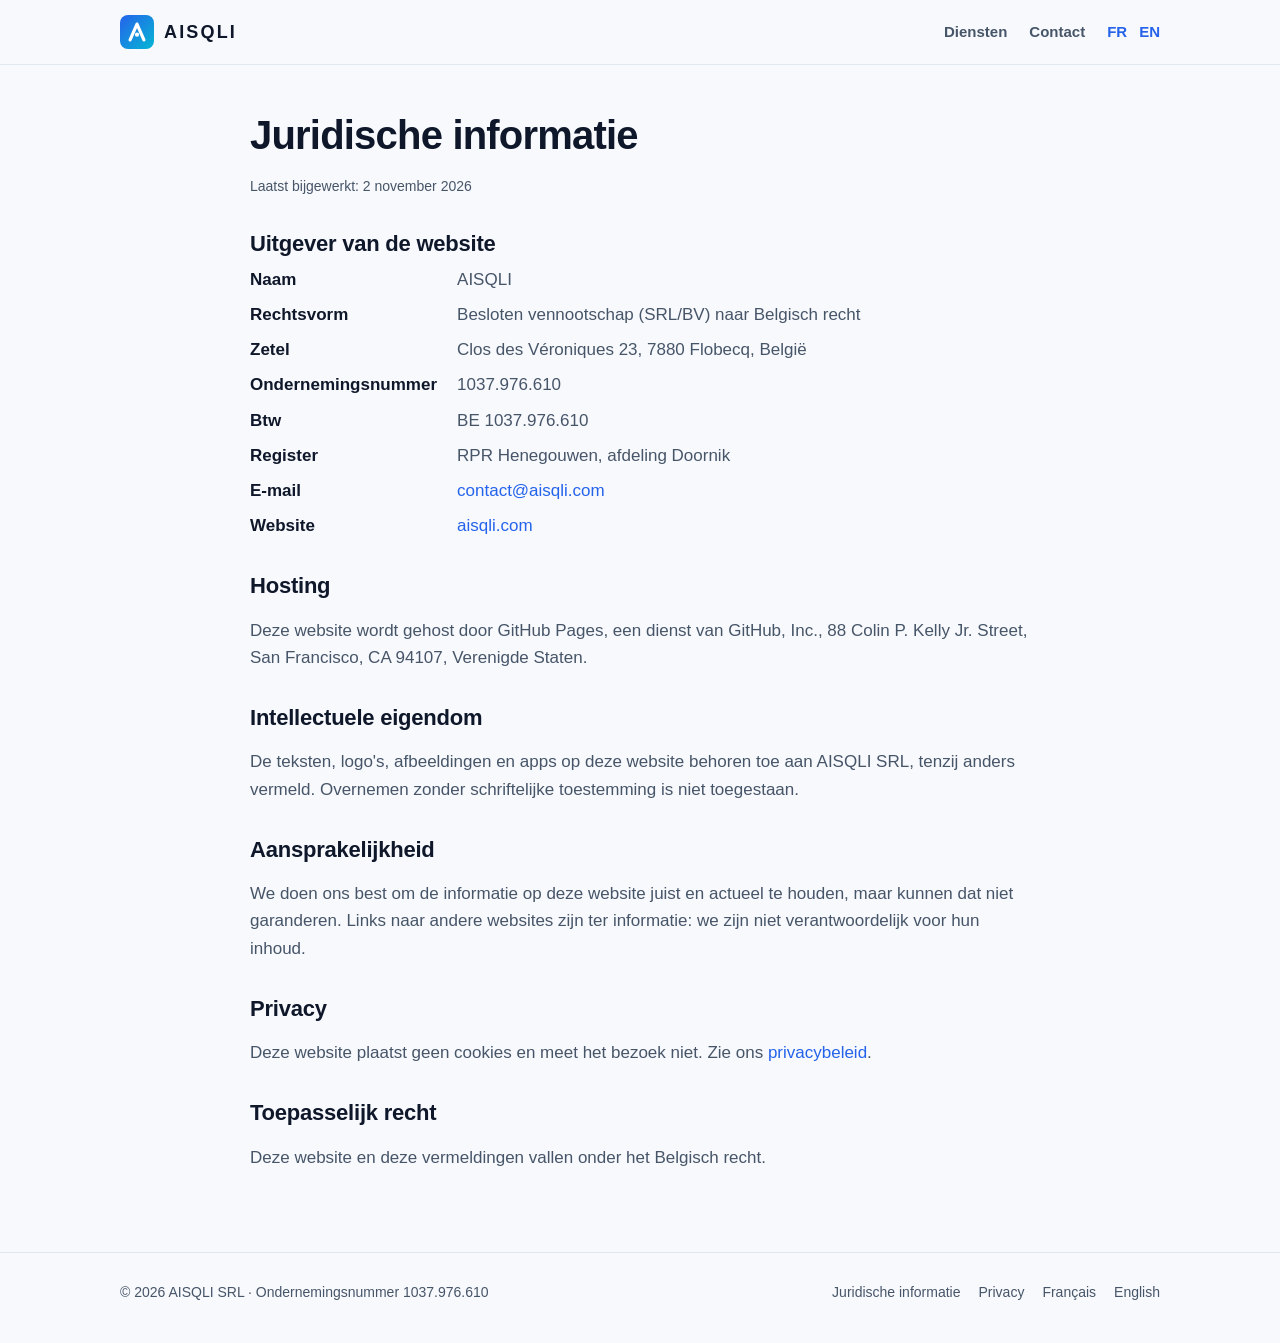
<file: nl/juridisch.html>
<!doctype html>
<html lang="nl">
<head>
  <meta charset="utf-8">
  <meta name="viewport" content="width=device-width, initial-scale=1">
  <meta http-equiv="Content-Security-Policy" content="default-src 'none'; img-src 'self'; style-src 'self'; base-uri 'none'; form-action 'none'">
  <meta name="referrer" content="no-referrer">
  <title>Juridische informatie · AISQLI</title>
  <meta name="description" content="Juridische informatie over de website van AISQLI SRL.">
  <link rel="icon" type="image/svg+xml" href="../img/logo.svg">
  <link rel="apple-touch-icon" href="../img/apple-touch-icon.png">
  <link rel="alternate" hreflang="fr" href="../mentions-legales.html">
  <link rel="alternate" hreflang="en" href="../en/legal.html">
  <link rel="stylesheet" href="../style.css">
</head>
<body>
  <header class="top">
    <div class="wrap">
      <a class="brand" href="./"><img src="../img/logo.svg" alt="">AISQLI</a>
      <nav class="nav">
        <a href="./#diensten">Diensten</a>
        <a href="./#contact">Contact</a>
        <a class="lang" href="../mentions-legales.html" hreflang="fr" lang="fr">FR</a>
        <a class="lang" href="../en/legal.html" hreflang="en" lang="en">EN</a>
      </nav>
    </div>
  </header>

  <main class="page">
    <div class="wrap">
      <h1>Juridische informatie</h1>
      <p class="updated">Laatst bijgewerkt: 2 november 2026</p>

      <h2>Uitgever van de website</h2>
      <dl>
        <dt>Naam</dt><dd>AISQLI</dd>
        <dt>Rechtsvorm</dt><dd>Besloten vennootschap (SRL/BV) naar Belgisch recht</dd>
        <dt>Zetel</dt><dd>Clos des Véroniques 23, 7880 Flobecq, België</dd>
        <dt>Ondernemingsnummer</dt><dd>1037.976.610</dd>
        <dt>Btw</dt><dd>BE 1037.976.610</dd>
        <dt>Register</dt><dd>RPR Henegouwen, afdeling Doornik</dd>
        <dt>E-mail</dt><dd><a href="mailto:contact@aisqli.com">contact@aisqli.com</a></dd>
        <dt>Website</dt><dd><a href="./">aisqli.com</a></dd>
      </dl>

      <h2>Hosting</h2>
      <p>Deze website wordt gehost door GitHub Pages, een dienst van GitHub, Inc., 88 Colin P. Kelly Jr. Street, San
        Francisco, CA 94107, Verenigde Staten.</p>

      <h2>Intellectuele eigendom</h2>
      <p>De teksten, logo's, afbeeldingen en apps op deze website behoren toe aan AISQLI SRL, tenzij anders vermeld.
        Overnemen zonder schriftelijke toestemming is niet toegestaan.</p>

      <h2>Aansprakelijkheid</h2>
      <p>We doen ons best om de informatie op deze website juist en actueel te houden, maar kunnen dat niet garanderen.
        Links naar andere websites zijn ter informatie: we zijn niet verantwoordelijk voor hun inhoud.</p>

      <h2>Privacy</h2>
      <p>Deze website plaatst geen cookies en meet het bezoek niet. Zie ons <a href="privacy.html">privacybeleid</a>.</p>

      <h2>Toepasselijk recht</h2>
      <p>Deze website en deze vermeldingen vallen onder het Belgisch recht.</p>
    </div>
  </main>

  <footer class="foot">
    <div class="wrap">
      <span>© 2026 AISQLI SRL · Ondernemingsnummer 1037.976.610</span>
      <nav>
        <a href="juridisch.html">Juridische informatie</a>
        <a href="privacy.html">Privacy</a>
        <a href="../mentions-legales.html" hreflang="fr" lang="fr">Français</a>
        <a href="../en/legal.html" hreflang="en" lang="en">English</a>
      </nav>
    </div>
  </footer>
</body>
</html>
</file>
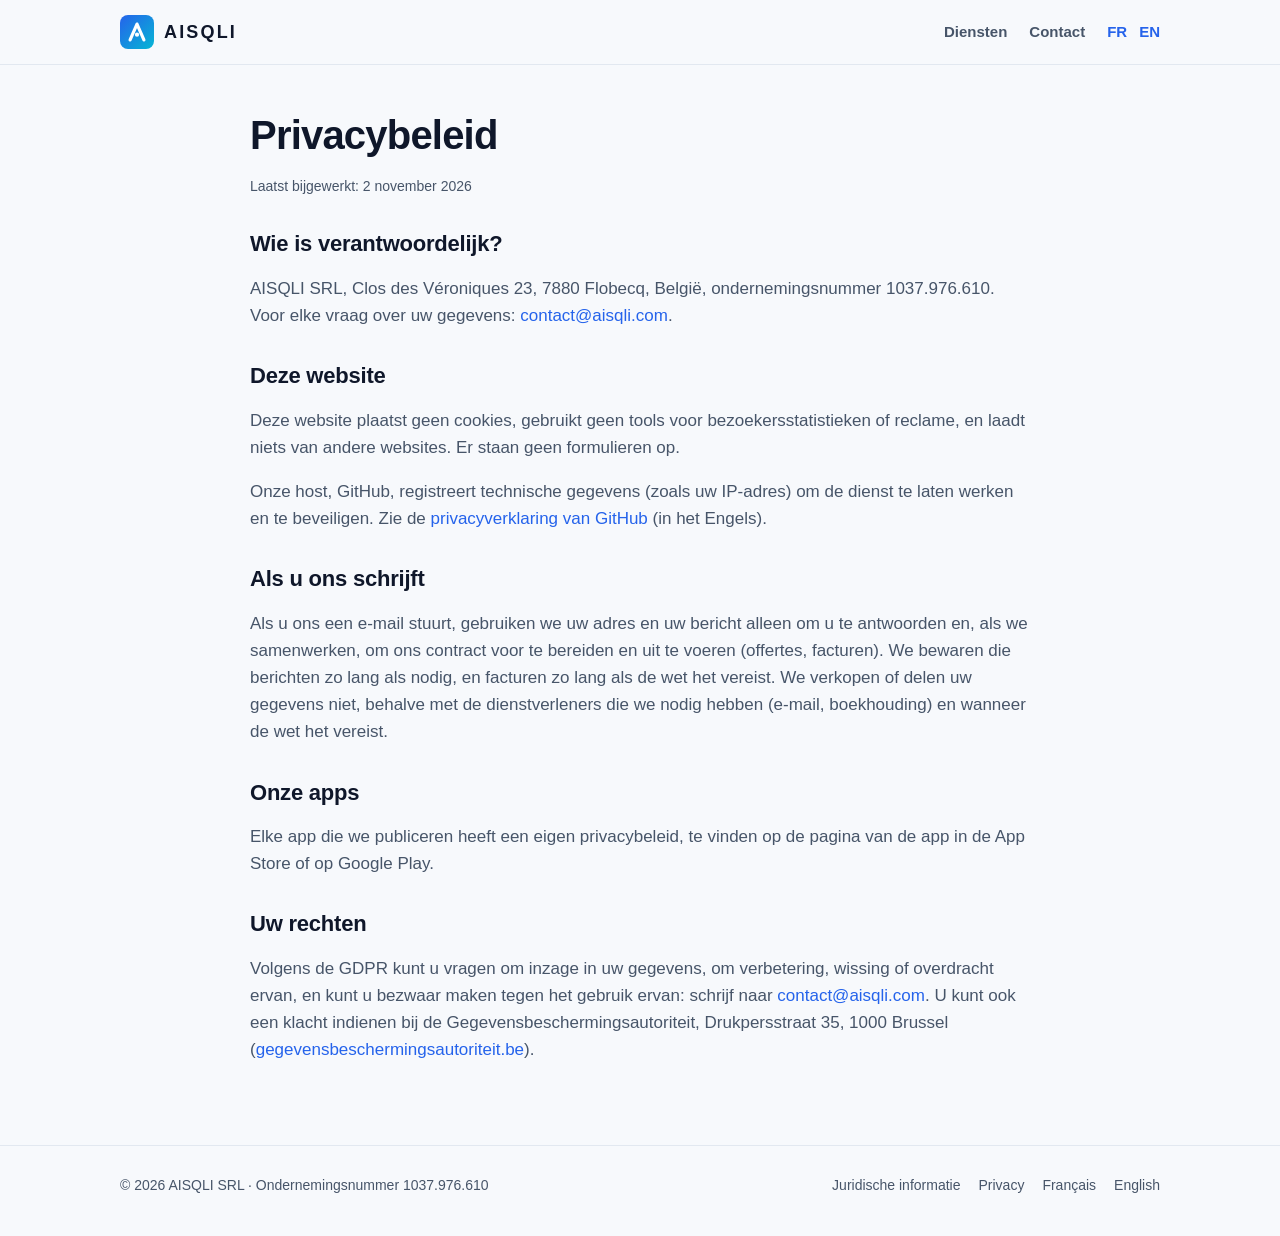
<file: nl/privacy.html>
<!doctype html>
<html lang="nl">
<head>
  <meta charset="utf-8">
  <meta name="viewport" content="width=device-width, initial-scale=1">
  <meta http-equiv="Content-Security-Policy" content="default-src 'none'; img-src 'self'; style-src 'self'; base-uri 'none'; form-action 'none'">
  <meta name="referrer" content="no-referrer">
  <title>Privacy · AISQLI</title>
  <meta name="description" content="Privacybeleid van de website van AISQLI SRL.">
  <link rel="icon" type="image/svg+xml" href="../img/logo.svg">
  <link rel="apple-touch-icon" href="../img/apple-touch-icon.png">
  <link rel="alternate" hreflang="fr" href="../confidentialite.html">
  <link rel="alternate" hreflang="en" href="../en/privacy.html">
  <link rel="stylesheet" href="../style.css">
</head>
<body>
  <header class="top">
    <div class="wrap">
      <a class="brand" href="./"><img src="../img/logo.svg" alt="">AISQLI</a>
      <nav class="nav">
        <a href="./#diensten">Diensten</a>
        <a href="./#contact">Contact</a>
        <a class="lang" href="../confidentialite.html" hreflang="fr" lang="fr">FR</a>
        <a class="lang" href="../en/privacy.html" hreflang="en" lang="en">EN</a>
      </nav>
    </div>
  </header>

  <main class="page">
    <div class="wrap">
      <h1>Privacybeleid</h1>
      <p class="updated">Laatst bijgewerkt: 2 november 2026</p>

      <h2>Wie is verantwoordelijk?</h2>
      <p>AISQLI SRL, Clos des Véroniques 23, 7880 Flobecq, België, ondernemingsnummer
        1037.976.610. Voor elke vraag over uw gegevens:
        <a href="mailto:contact@aisqli.com">contact@aisqli.com</a>.</p>

      <h2>Deze website</h2>
      <p>Deze website plaatst geen cookies, gebruikt geen tools voor bezoekersstatistieken of reclame, en laadt niets van
        andere websites. Er staan geen formulieren op.</p>
      <p>Onze host, GitHub, registreert technische gegevens (zoals uw IP-adres) om de dienst te laten werken en te
        beveiligen. Zie de
        <a href="https://docs.github.com/en/site-policy/privacy-policies/github-general-privacy-statement">privacyverklaring
        van GitHub</a> (in het Engels).</p>

      <h2>Als u ons schrijft</h2>
      <p>Als u ons een e-mail stuurt, gebruiken we uw adres en uw bericht alleen om u te antwoorden en, als we
        samenwerken, om ons contract voor te bereiden en uit te voeren (offertes, facturen). We bewaren die berichten zo
        lang als nodig, en facturen zo lang als de wet het vereist. We verkopen of delen uw gegevens niet, behalve met de
        dienstverleners die we nodig hebben (e-mail, boekhouding) en wanneer de wet het vereist.</p>

      <h2>Onze apps</h2>
      <p>Elke app die we publiceren heeft een eigen privacybeleid, te vinden op de
        pagina van de app in de App Store of op Google Play.</p>

      <h2>Uw rechten</h2>
      <p>Volgens de GDPR kunt u vragen om inzage in uw gegevens, om verbetering, wissing of overdracht ervan, en kunt u
        bezwaar maken tegen het gebruik ervan: schrijf naar <a href="mailto:contact@aisqli.com">contact@aisqli.com</a>. U
        kunt ook een klacht indienen bij de Gegevensbeschermingsautoriteit, Drukpersstraat 35, 1000 Brussel
        (<a href="https://www.gegevensbeschermingsautoriteit.be">gegevensbeschermingsautoriteit.be</a>).</p>
    </div>
  </main>

  <footer class="foot">
    <div class="wrap">
      <span>© 2026 AISQLI SRL · Ondernemingsnummer 1037.976.610</span>
      <nav>
        <a href="juridisch.html">Juridische informatie</a>
        <a href="privacy.html">Privacy</a>
        <a href="../confidentialite.html" hreflang="fr" lang="fr">Français</a>
        <a href="../en/privacy.html" hreflang="en" lang="en">English</a>
      </nav>
    </div>
  </footer>
</body>
</html>
</file>
<file: style.css>
/* AISQLI SRL: one stylesheet for every page. No external fonts, scripts or images. */
:root {
  --bg: #f7f9fc;
  --surface: #ffffff;
  --ink: #0f172a;
  --muted: #475569;
  --line: #e2e8f0;
  --accent: #2563eb;
  --accent-2: #06b6d4;
  --accent-soft: #e8efff;
  --radius: 18px;
  --shadow: 0 1px 2px rgba(15, 23, 42, 0.06), 0 8px 24px rgba(15, 23, 42, 0.06);
  --font: -apple-system, BlinkMacSystemFont, "Segoe UI", Inter, Roboto, "Helvetica Neue", Arial, sans-serif;
  color-scheme: light dark;
}

@media (prefers-color-scheme: dark) {
  :root {
    --bg: #0b1120;
    --surface: #111a2e;
    --ink: #e6ecf5;
    --muted: #9fb0c8;
    --line: #22304a;
    --accent: #5b8cff;
    --accent-2: #22d3ee;
    --accent-soft: #16233f;
    --shadow: 0 1px 2px rgba(0, 0, 0, 0.4), 0 8px 24px rgba(0, 0, 0, 0.3);
  }
}

* { box-sizing: border-box; }

html { scroll-behavior: smooth; }

body {
  margin: 0;
  background: var(--bg);
  color: var(--ink);
  font-family: var(--font);
  font-size: 17px;
  line-height: 1.6;
  -webkit-text-size-adjust: 100%;
}

a { color: var(--accent); text-decoration: none; }
a:hover { text-decoration: underline; }

.wrap { max-width: 1080px; margin: 0 auto; padding: 0 20px; }

/* Header */
.top {
  position: sticky;
  top: 0;
  z-index: 10;
  background: color-mix(in srgb, var(--bg) 88%, transparent);
  backdrop-filter: saturate(160%) blur(10px);
  -webkit-backdrop-filter: saturate(160%) blur(10px);
  border-bottom: 1px solid var(--line);
}
.top .wrap { display: flex; align-items: center; justify-content: space-between; height: 64px; gap: 16px; }
.brand { display: flex; align-items: center; gap: 10px; color: var(--ink); font-weight: 800; letter-spacing: 0.12em; font-size: 18px; }
.brand:hover { text-decoration: none; }
.brand img { width: 34px; height: 34px; }
.nav { display: flex; gap: 22px; font-size: 15px; }
.nav a { color: var(--muted); font-weight: 600; }
.nav a:hover { color: var(--ink); text-decoration: none; }
.nav .lang { color: var(--accent); }
.nav .lang + .lang { margin-left: -10px; }

/* Hero */
.hero { padding: 72px 0 56px; }
.hero .wrap { display: grid; grid-template-columns: 1.1fr 0.9fr; gap: 48px; align-items: center; }
h1 { font-size: clamp(34px, 5vw, 52px); line-height: 1.1; margin: 18px 0 18px; letter-spacing: -0.02em; }
h1 .grad {
  background: linear-gradient(90deg, var(--accent), var(--accent-2));
  -webkit-background-clip: text;
  background-clip: text;
  color: transparent;
}
.hero h1 { margin-top: 0; }
.lead { font-size: 19px; color: var(--muted); max-width: 34em; margin: 0 0 28px; }
.actions { display: flex; flex-wrap: wrap; gap: 12px; }
.btn {
  display: inline-block;
  padding: 13px 22px;
  border-radius: 12px;
  font-weight: 700;
  font-size: 16px;
  border: 1px solid transparent;
}
.btn:hover { text-decoration: none; }
.btn.primary { background: linear-gradient(90deg, var(--accent), var(--accent-2)); color: #fff; box-shadow: var(--shadow); }
.btn.primary:hover { filter: brightness(1.06); }
.btn.ghost { border-color: var(--line); color: var(--ink); background: var(--surface); }
.btn.ghost:hover { border-color: var(--accent); }

/* Hero illustration (inline SVG, coloured from here) */
.art { width: 100%; height: auto; display: block; }
.art .window { fill: var(--surface); stroke: var(--line); stroke-width: 2; }
.art .bar { fill: var(--line); }
.art .dot1 { fill: #ff5f57; }
.art .dot2 { fill: #febc2e; }
.art .dot3 { fill: #28c840; }
.art .code-a { fill: var(--accent); }
.art .code-b { fill: var(--accent-2); }
.art .code-c { fill: var(--muted); opacity: 0.35; }
.art .phone { fill: var(--ink); }
.art .screen { fill: url(#screen); }
.art .card { fill: #ffffff; opacity: 0.92; }
.art .chip { fill: #ffffff; opacity: 0.55; }
.art .glow { fill: var(--accent-2); opacity: 0.18; }

/* Sections */
section { padding: 64px 0; }
section.alt { background: var(--surface); border-top: 1px solid var(--line); border-bottom: 1px solid var(--line); }
h2 { font-size: clamp(26px, 3.4vw, 34px); line-height: 1.2; margin: 0 0 10px; letter-spacing: -0.01em; }
.sub { color: var(--muted); margin: 0 0 36px; max-width: 40em; }

.grid { display: grid; gap: 20px; }
.grid.three { grid-template-columns: repeat(3, 1fr); }
.grid.two { grid-template-columns: repeat(2, 1fr); }

.card {
  background: var(--surface);
  border: 1px solid var(--line);
  border-radius: var(--radius);
  padding: 26px;
  box-shadow: var(--shadow);
}
section.alt .card { background: var(--bg); }
.card h3 { margin: 14px 0 8px; font-size: 19px; }
.card p { margin: 0; color: var(--muted); font-size: 16px; }
.icon {
  width: 46px;
  height: 46px;
  border-radius: 12px;
  display: grid;
  place-items: center;
  background: var(--accent-soft);
}
.icon svg { width: 24px; height: 24px; fill: none; stroke: var(--accent); stroke-width: 2; stroke-linecap: round; stroke-linejoin: round; }

/* Work */
.work { display: flex; gap: 24px; align-items: center; }
.work img { width: 112px; height: 112px; border-radius: 26px; box-shadow: var(--shadow); flex: none; }
.work h3 { margin: 0 0 6px; font-size: 22px; }
.work p { margin: 0 0 12px; color: var(--muted); }
.tags { display: flex; flex-wrap: wrap; gap: 8px; margin: 0 0 14px; padding: 0; list-style: none; }
.tags li { font-size: 13px; font-weight: 700; color: var(--accent); background: var(--accent-soft); padding: 4px 10px; border-radius: 999px; }

/* Steps */
.steps { counter-reset: step; }
.step { position: relative; padding-top: 4px; }
.step .num {
  width: 40px;
  height: 40px;
  border-radius: 50%;
  display: grid;
  place-items: center;
  font-weight: 800;
  color: #fff;
  background: linear-gradient(135deg, var(--accent), var(--accent-2));
}

/* About */
.about { display: grid; grid-template-columns: 1.2fr 0.8fr; gap: 40px; align-items: start; }
.facts { list-style: none; margin: 0; padding: 0; }
.facts.card { padding: 4px 22px; }
.facts li:last-child { border-bottom: none; }
.facts li { padding: 12px 0; border-bottom: 1px solid var(--line); display: flex; justify-content: space-between; gap: 16px; }
.facts li span:first-child { color: var(--muted); }
.facts li span:last-child { font-weight: 600; text-align: right; }

/* Contact */
.contact {
  text-align: center;
  background: linear-gradient(135deg, var(--accent), var(--accent-2));
  color: #fff;
  border-radius: 24px;
  padding: 48px 24px;
}
.contact h2 { color: #fff; }
.contact p { color: rgba(255, 255, 255, 0.9); margin: 0 auto 24px; max-width: 34em; }
.contact .btn { background: #fff; color: #0f172a; }
.contact .mail { display: block; margin-top: 14px; color: #fff; font-weight: 700; }

/* Text pages (legal, privacy) */
.page { padding: 48px 0 64px; }
.page .wrap { max-width: 820px; }
.page h1 { font-size: clamp(30px, 4vw, 40px); margin-top: 0; }
.page h2 { font-size: 22px; margin: 34px 0 8px; }
.page p, .page li { color: var(--muted); }
.page dl { display: grid; grid-template-columns: max-content 1fr; gap: 8px 20px; margin: 0; }
.page dt { font-weight: 700; color: var(--ink); }
.page dd { margin: 0; color: var(--muted); }
.updated { font-size: 14px; color: var(--muted); }

/* Footer */
.foot { border-top: 1px solid var(--line); padding: 28px 0 40px; font-size: 14px; color: var(--muted); }
.foot .wrap { display: flex; flex-wrap: wrap; justify-content: space-between; gap: 12px; }
.foot nav { display: flex; flex-wrap: wrap; gap: 18px; }
.foot a { color: var(--muted); }

/* Phones and tablets */
@media (max-width: 900px) {
  .hero .wrap, .about { grid-template-columns: 1fr; }
  .hero { padding-top: 44px; }
  .art { max-width: 460px; margin: 0 auto; }
  .grid.three { grid-template-columns: repeat(2, 1fr); }
}

@media (max-width: 640px) {
  body { font-size: 16px; }
  .wrap { padding: 0 16px; }
  .nav { gap: 14px; font-size: 14px; }
  .nav .hide-sm { display: none; }
  .grid.three, .grid.two { grid-template-columns: 1fr; }
  section { padding: 48px 0; }
  .work { flex-direction: column; align-items: flex-start; }
  .page dl { grid-template-columns: 1fr; gap: 2px; }
  .page dd { margin-bottom: 10px; }
  .facts li { flex-direction: column; gap: 2px; }
  .facts li span:last-child { text-align: left; }
}
</file>
